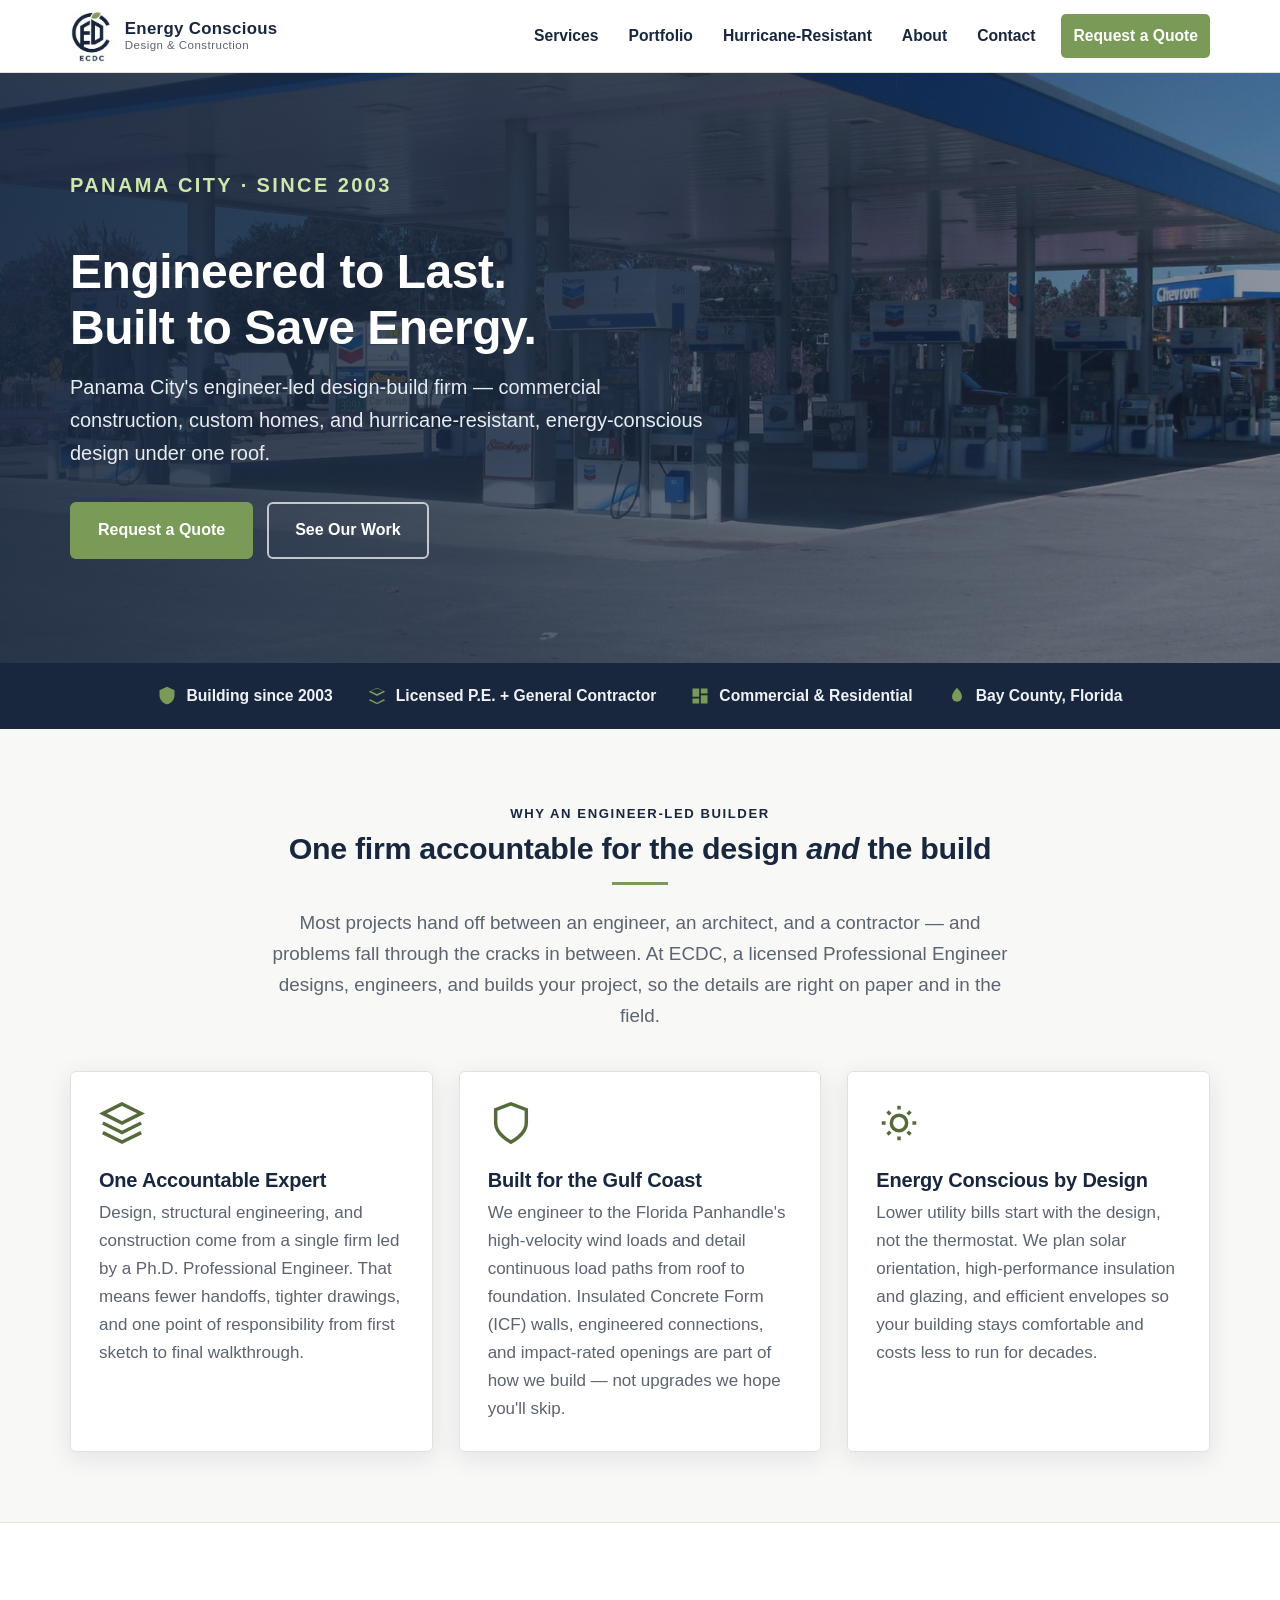
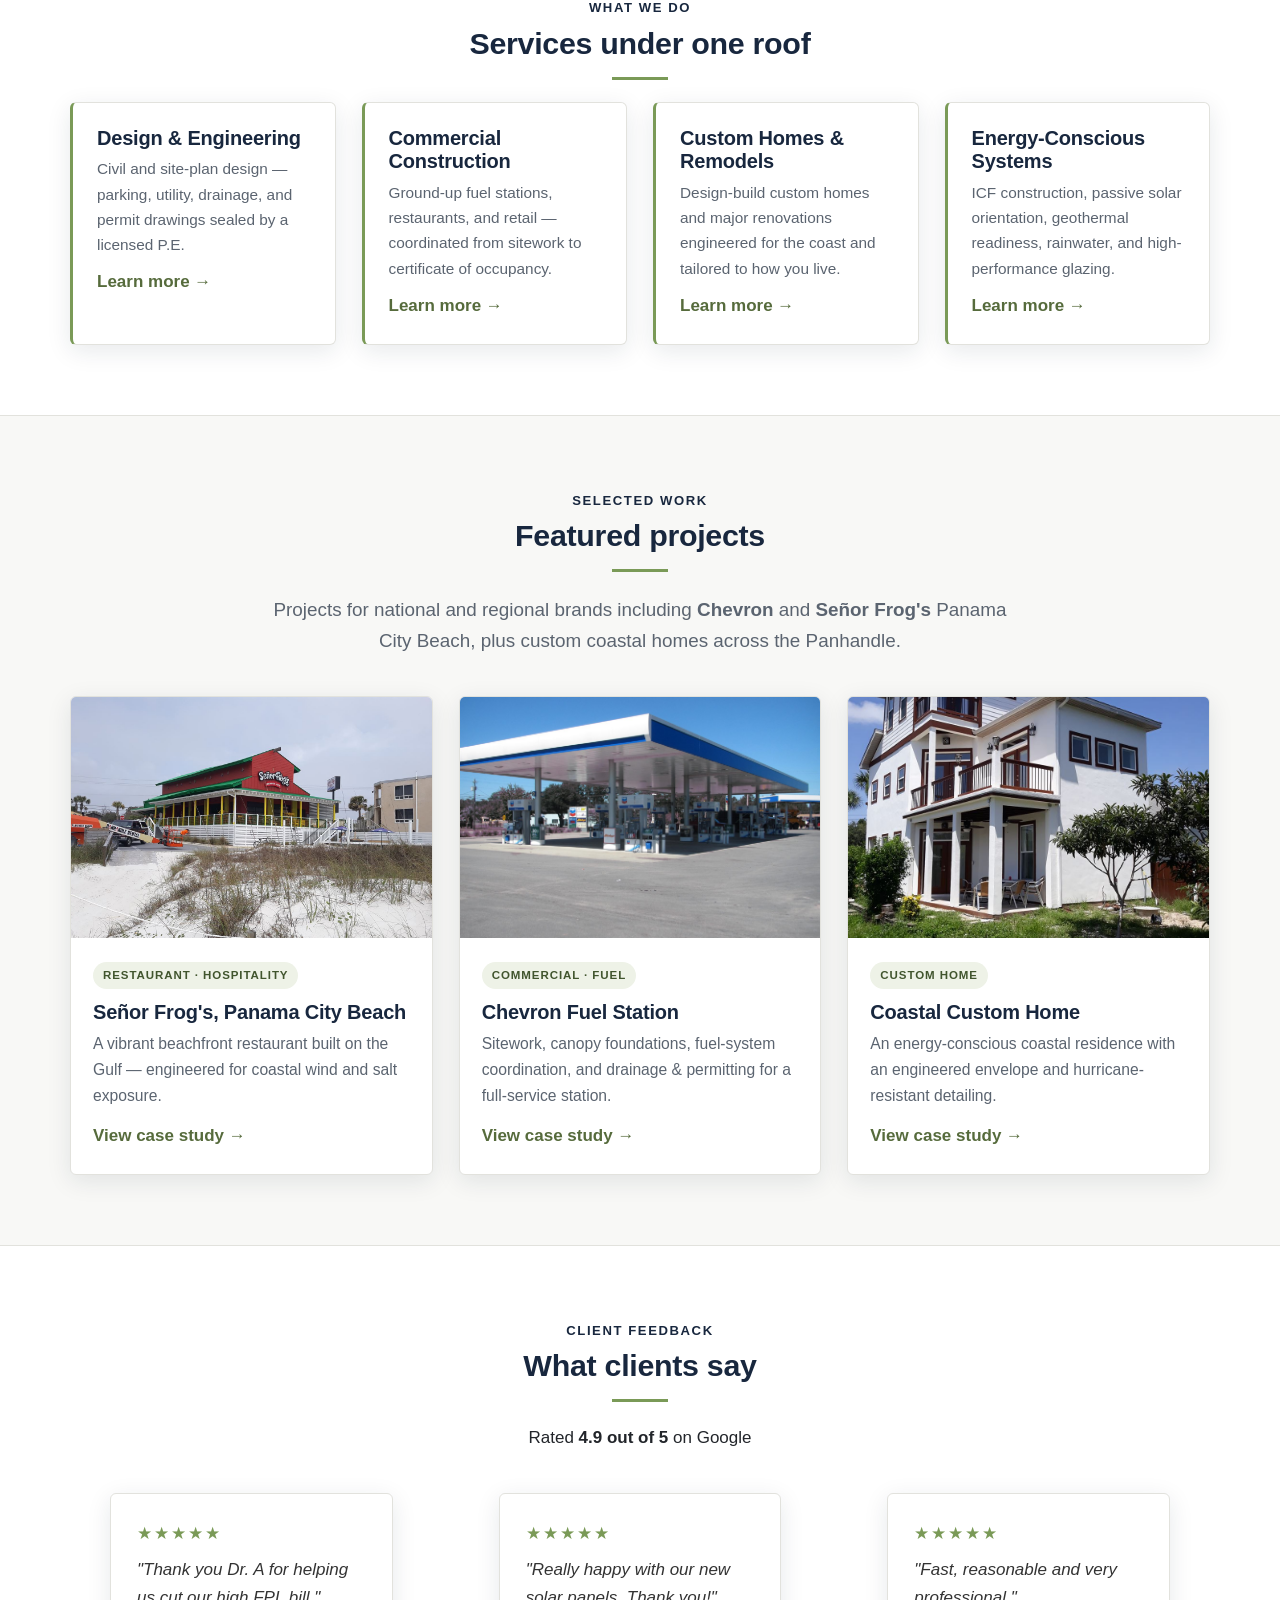
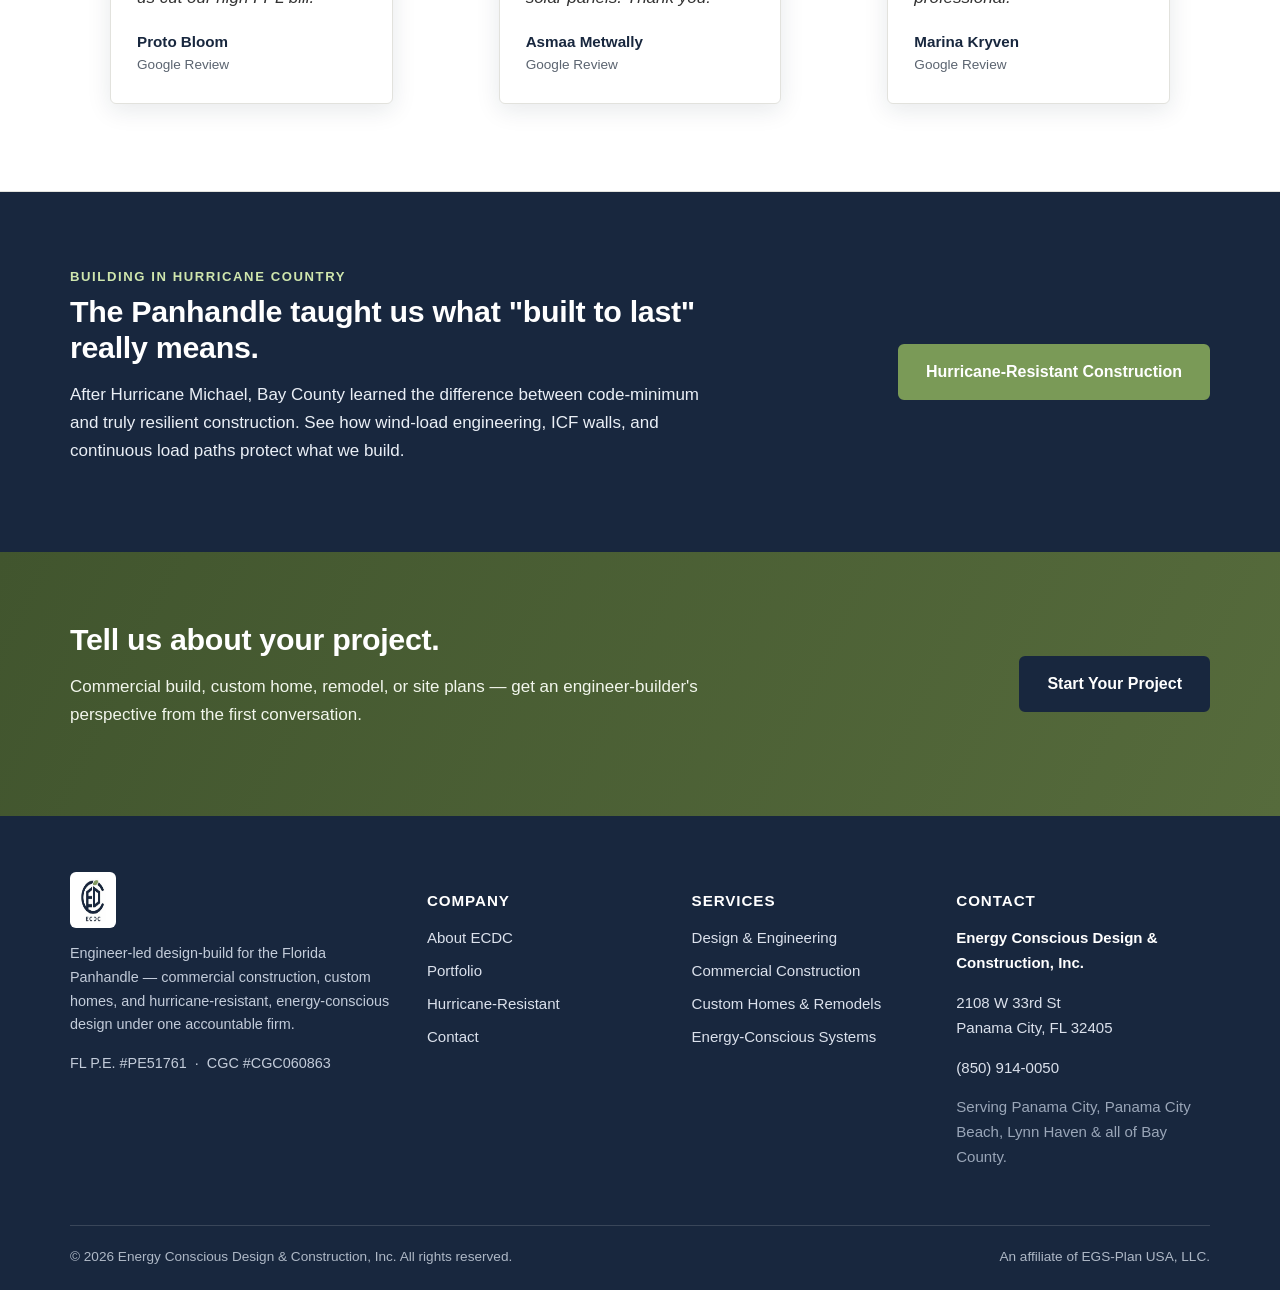
<file: index.html>
<!doctype html>
<html lang="en">
<head>
<meta charset="utf-8">
<meta name="viewport" content="width=device-width, initial-scale=1">
<title>ECDC | Engineer-Led Commercial Contractor & Custom Home Builder — Panama City, FL</title>
<meta name="description" content="ECDC is Panama City's engineer-led design-build firm: commercial construction, custom homes, and hurricane-resistant, energy-conscious design under one accountable, licensed P.E. and General Contractor. Serving Bay County & the Florida Panhandle since 2003.">
<link rel="canonical" href="https://ecdc-us.com/">
<meta property="og:type" content="website">
<meta property="og:title" content="ECDC | Engineered to Last. Built to Save Energy.">
<meta property="og:description" content="Panama City's engineer-led design-build firm — commercial construction, custom homes, and hurricane-resistant, energy-conscious design under one roof.">
<meta property="og:image" content="https://ecdc-us.com/assets/img/og-image.jpg">
<meta property="og:image:secure_url" content="https://ecdc-us.com/assets/img/og-image.jpg">
<meta property="og:image:width" content="1200">
<meta property="og:image:height" content="630">
<meta property="og:image:type" content="image/jpeg">
<meta property="og:image:alt" content="ECDC — Energy Conscious Design &amp; Construction, Panama City FL">
<meta property="og:site_name" content="ECDC — Energy Conscious Design &amp; Construction">
<meta name="twitter:card" content="summary_large_image">
<meta name="twitter:image" content="https://ecdc-us.com/assets/img/og-image.jpg">
<meta property="og:url" content="https://ecdc-us.com/">
<meta name="theme-color" content="#18273e">
<link rel="icon" type="image/png" sizes="32x32" href="assets/img/favicon-32.png">
<link rel="apple-touch-icon" href="assets/img/favicon-180.png">
<link rel="stylesheet" href="assets/css/style.css">
<script type="application/ld+json">
{"@context":"https://schema.org","@type":"GeneralContractor","name":"Energy Conscious Design & Construction, Inc.","alternateName":"ECDC","image":"https://ecdc-us.com/assets/img/home-custom-hero.jpg","url":"https://ecdc-us.com/","telephone":"+1-850-914-0050","priceRange":"$$","foundingDate":"2003","founder":{"@type":"Person","name":"Dr. AbdelRaouf Arafa","jobTitle":"Professional Engineer & General Contractor"},"address":{"@type":"PostalAddress","streetAddress":"2108 W 33rd St","addressLocality":"Panama City","addressRegion":"FL","postalCode":"32405","addressCountry":"US"},"geo":{"@type":"GeoCoordinates","latitude":30.1935,"longitude":-85.6762},"areaServed":["Panama City FL","Panama City Beach FL","Lynn Haven FL","Bay County FL","Florida Panhandle"]}
</script>
</head>
<body>
<a class="skip-link" href="#main">Skip to content</a>
<header class="site-header">
  <div class="header-inner">
    <a class="brand" href="index.html" aria-label="ECDC — home">
      <img src="assets/img/logo-header.jpg" alt="ECDC — Energy Conscious Design &amp; Construction logo" width="43" height="52">
      <span class="brand-text"><b>Energy Conscious</b><span>Design &amp; Construction</span></span>
    </a>
    <button class="nav-toggle" aria-label="Open menu" aria-expanded="false" aria-controls="primary-nav">
      <svg class="icon-open" width="28" height="28" viewBox="0 0 24 24" fill="none" stroke="currentColor" stroke-width="2" aria-hidden="true"><line x1="3" y1="6" x2="21" y2="6"/><line x1="3" y1="12" x2="21" y2="12"/><line x1="3" y1="18" x2="21" y2="18"/></svg><svg class="icon-close" width="28" height="28" viewBox="0 0 24 24" fill="none" stroke="currentColor" stroke-width="2" aria-hidden="true"><line x1="6" y1="6" x2="18" y2="18"/><line x1="18" y1="6" x2="6" y2="18"/></svg>
    </button>
    <nav class="main-nav" id="primary-nav" aria-label="Primary">
      <ul>
        <li><a href="services.html">Services</a></li>
        <li><a href="portfolio.html">Portfolio</a></li>
        <li><a href="hurricane-resistant.html">Hurricane-Resistant</a></li>
        <li><a href="about.html">About</a></li>
        <li><a href="contact.html">Contact</a></li>
        <li class="nav-cta"><a href="contact.html">Request a Quote</a></li>
      </ul>
    </nav>
  </div>
</header>
<div class="nav-backdrop"></div>

<main id="main">

  <!-- HERO -->
  <section class="hero">
    <div class="hero-media">
      <img src="assets/img/home-custom-hero.jpg" alt="Chevron fuel station built by ECDC in the Florida Panhandle — fueling canopy, sitework, and fuel systems" width="1920" height="731" fetchpriority="high">
    </div>
    <div class="hero-inner">
      <div class="hero-copy">
        <p class="eyebrow" style="color:#cfe6ad">Panama City · Since 2003</p>
        <h1>Engineered to Last.<br>Built to Save Energy.</h1>
        <p>Panama City's engineer-led design-build firm — commercial construction, custom homes, and hurricane-resistant, energy-conscious design under one roof.</p>
        <div class="btn-row">
          <a class="btn btn-primary" href="contact.html">Request a Quote</a>
          <a class="btn btn-ghost" href="portfolio.html">See Our Work</a>
        </div>
      </div>
    </div>
  </section>

  <!-- TRUST STRIP -->
  <div class="trust-strip">
    <div class="container">
      <span class="ts-item"><svg width="20" height="20" viewBox="0 0 24 24" fill="currentColor" aria-hidden="true"><path d="M12 1 3 5v6c0 5 3.8 9.7 9 11 5.2-1.3 9-6 9-11V5l-9-4z"/></svg>Building since 2003</span>
      <span class="ts-item"><svg width="20" height="20" viewBox="0 0 24 24" fill="currentColor" aria-hidden="true"><path d="M12 2 2 7l10 5 10-5-10-5zm0 7.5L4.5 6 12 3l7.5 3L12 9.5zM2 17l10 5 10-5-2-1-8 4-8-4-2 1z"/></svg>Licensed P.E. + General Contractor</span>
      <span class="ts-item"><svg width="20" height="20" viewBox="0 0 24 24" fill="currentColor" aria-hidden="true"><path d="M3 13h8V3H3v10zm0 8h8v-6H3v6zm10 0h8V11h-8v10zm0-18v6h8V3h-8z"/></svg>Commercial &amp; Residential</span>
      <span class="ts-item"><svg width="20" height="20" viewBox="0 0 24 24" fill="currentColor" aria-hidden="true"><path d="M12 2C8 6 6 9.4 6 13a6 6 0 0 0 12 0c0-3.6-2-7-6-11z"/></svg>Bay County, Florida</span>
    </div>
  </div>

  <!-- WHY -->
  <section class="section">
    <div class="container">
      <div class="center">
        <p class="eyebrow">Why an Engineer-Led Builder</p>
        <h2>One firm accountable for the design <em>and</em> the build</h2>
        <hr class="accent-rule">
        <p class="lead" style="margin:0 auto 40px">Most projects hand off between an engineer, an architect, and a contractor — and problems fall through the cracks in between. At ECDC, a licensed Professional Engineer designs, engineers, and builds your project, so the details are right on paper and in the field.</p>
      </div>
      <div class="grid grid-3">
        <div class="card">
          <svg class="icon" viewBox="0 0 24 24" fill="none" stroke="currentColor" stroke-width="1.8" aria-hidden="true"><path d="M12 2 2 7l10 5 10-5-10-5z"/><path d="M2 17l10 5 10-5"/><path d="M2 12l10 5 10-5"/></svg>
          <h3>One Accountable Expert</h3>
          <p>Design, structural engineering, and construction come from a single firm led by a Ph.D. Professional Engineer. That means fewer handoffs, tighter drawings, and one point of responsibility from first sketch to final walkthrough.</p>
        </div>
        <div class="card">
          <svg class="icon" viewBox="0 0 24 24" fill="none" stroke="currentColor" stroke-width="1.8" aria-hidden="true"><path d="M12 22s8-4 8-10V5l-8-3-8 3v7c0 6 8 10 8 10z"/></svg>
          <h3>Built for the Gulf Coast</h3>
          <p>We engineer to the Florida Panhandle's high-velocity wind loads and detail continuous load paths from roof to foundation. Insulated Concrete Form (ICF) walls, engineered connections, and impact-rated openings are part of how we build — not upgrades we hope you'll skip.</p>
        </div>
        <div class="card">
          <svg class="icon" viewBox="0 0 24 24" fill="none" stroke="currentColor" stroke-width="1.8" aria-hidden="true"><path d="M12 3v2M12 19v2M3 12h2M19 12h2M6 6l1.5 1.5M16.5 16.5 18 18M18 6l-1.5 1.5M7.5 16.5 6 18"/><circle cx="12" cy="12" r="4"/></svg>
          <h3>Energy Conscious by Design</h3>
          <p>Lower utility bills start with the design, not the thermostat. We plan solar orientation, high-performance insulation and glazing, and efficient envelopes so your building stays comfortable and costs less to run for decades.</p>
        </div>
      </div>
    </div>
  </section>

  <!-- SERVICES OVERVIEW -->
  <section class="section section-alt">
    <div class="container">
      <div class="center">
        <p class="eyebrow">What We Do</p>
        <h2>Services under one roof</h2>
        <hr class="accent-rule">
      </div>
      <div class="grid grid-4">
        <a class="tile" href="services.html#design-engineering" style="text-decoration:none;display:block">
          <h3>Design &amp; Engineering</h3>
          <p>Civil and site-plan design — parking, utility, drainage, and permit drawings sealed by a licensed P.E.</p>
          <span class="arrow-link">Learn more</span>
        </a>
        <a class="tile" href="services.html#commercial" style="text-decoration:none;display:block">
          <h3>Commercial Construction</h3>
          <p>Ground-up fuel stations, restaurants, and retail — coordinated from sitework to certificate of occupancy.</p>
          <span class="arrow-link">Learn more</span>
        </a>
        <a class="tile" href="services.html#custom-homes" style="text-decoration:none;display:block">
          <h3>Custom Homes &amp; Remodels</h3>
          <p>Design-build custom homes and major renovations engineered for the coast and tailored to how you live.</p>
          <span class="arrow-link">Learn more</span>
        </a>
        <a class="tile" href="services.html#energy" style="text-decoration:none;display:block">
          <h3>Energy-Conscious Systems</h3>
          <p>ICF construction, passive solar orientation, geothermal readiness, rainwater, and high-performance glazing.</p>
          <span class="arrow-link">Learn more</span>
        </a>
      </div>
    </div>
  </section>

  <!-- FEATURED PROJECTS -->
  <section class="section">
    <div class="container">
      <div class="center">
        <p class="eyebrow">Selected Work</p>
        <h2>Featured projects</h2>
        <hr class="accent-rule">
        <p class="lead" style="margin:0 auto 40px">Projects for national and regional brands including <strong>Chevron</strong> and <strong>Señor Frog's</strong> Panama City Beach, plus custom coastal homes across the Panhandle.</p>
      </div>
      <div class="grid grid-3">
        <article class="mcard">
          <a class="mcard-img" href="projects/senor-frogs.html" aria-label="Señor Frog's case study">
            <img src="assets/img/senor-frogs-1.jpg" alt="Señor Frog's beachfront restaurant in Panama City Beach, built by ECDC" width="600" height="338" loading="lazy">
          </a>
          <div class="mcard-body">
            <span class="tag">Restaurant · Hospitality</span>
            <h3>Señor Frog's, Panama City Beach</h3>
            <p>A vibrant beachfront restaurant built on the Gulf — engineered for coastal wind and salt exposure.</p>
            <a class="arrow-link" href="projects/senor-frogs.html">View case study</a>
          </div>
        </article>
        <article class="mcard">
          <a class="mcard-img" href="projects/chevron-station.html" aria-label="Chevron station case study">
            <img src="assets/img/chevron-station-panama-city.jpg" alt="Chevron fuel station with wide fueling canopy constructed by ECDC" width="600" height="450" loading="lazy">
          </a>
          <div class="mcard-body">
            <span class="tag">Commercial · Fuel</span>
            <h3>Chevron Fuel Station</h3>
            <p>Sitework, canopy foundations, fuel-system coordination, and drainage &amp; permitting for a full-service station.</p>
            <a class="arrow-link" href="projects/chevron-station.html">View case study</a>
          </div>
        </article>
        <article class="mcard">
          <a class="mcard-img" href="projects/custom-home.html" aria-label="Custom home case study">
            <img src="assets/img/custom-home-coastal-white.jpg" alt="Three-story coastal custom home built by ECDC in the Florida Panhandle" width="600" height="400" loading="lazy">
          </a>
          <div class="mcard-body">
            <span class="tag">Custom Home</span>
            <h3>Coastal Custom Home</h3>
            <p>An energy-conscious coastal residence with an engineered envelope and hurricane-resistant detailing.</p>
            <a class="arrow-link" href="projects/custom-home.html">View case study</a>
          </div>
        </article>
      </div>
    </div>
  </section>

  <!-- TESTIMONIALS -->
  <section class="section section-alt">
    <div class="container">
      <div class="center">
        <p class="eyebrow">Client Feedback</p>
        <h2>What clients say</h2>
        <hr class="accent-rule">
      </div>
      <p class="center" style="margin-bottom:1.5rem">Rated <strong>4.9 out of 5</strong> on Google</p>
      <div class="grid grid-3">
        <figure class="quote">
          <div class="stars" aria-label="5 out of 5 stars">★★★★★</div>
          <p>"Thank you Dr. A for helping us cut our high FPL bill."</p>
          <figcaption class="who">Proto Bloom<span>Google Review</span></figcaption>
        </figure>
        <figure class="quote">
          <div class="stars" aria-label="5 out of 5 stars">★★★★★</div>
          <p>"Really happy with our new solar panels. Thank you!"</p>
          <figcaption class="who">Asmaa Metwally<span>Google Review</span></figcaption>
        </figure>
        <figure class="quote">
          <div class="stars" aria-label="5 out of 5 stars">★★★★★</div>
          <p>"Fast, reasonable and very professional."</p>
          <figcaption class="who">Marina Kryven<span>Google Review</span></figcaption>
        </figure>
      </div>
    </div>
  </section>

  <!-- HURRICANE BAND -->
  <section class="section band-navy">
    <div class="container cta-band">
      <div class="cta-text">
        <p class="eyebrow" style="color:#cfe6ad">Building in Hurricane Country</p>
        <h2>The Panhandle taught us what "built to last" really means.</h2>
        <p>After Hurricane Michael, Bay County learned the difference between code-minimum and truly resilient construction. See how wind-load engineering, ICF walls, and continuous load paths protect what we build.</p>
      </div>
      <a class="btn btn-primary" href="hurricane-resistant.html">Hurricane-Resistant Construction</a>
    </div>
  </section>

  <!-- CTA BAND -->
  <section class="section band-green">
    <div class="container cta-band">
      <div class="cta-text">
        <h2>Tell us about your project.</h2>
        <p>Commercial build, custom home, remodel, or site plans — get an engineer-builder's perspective from the first conversation.</p>
      </div>
      <a class="btn btn-navy" href="contact.html">Start Your Project</a>
    </div>
  </section>

</main>

<footer class="site-footer">
  <div class="container">
    <div class="footer-grid">
      <div class="footer-brand">
        <img src="assets/img/logo-header.jpg" alt="ECDC logo" width="46" height="56">
        <p>Engineer-led design-build for the Florida Panhandle — commercial construction, custom homes, and hurricane-resistant, energy-conscious design under one accountable firm.</p>
        <p class="license-line">FL P.E. #PE51761 &nbsp;·&nbsp; CGC #CGC060863</p>
      </div>
      <div>
        <h4>Company</h4>
        <ul>
          <li><a href="about.html">About ECDC</a></li>
          <li><a href="portfolio.html">Portfolio</a></li>
          <li><a href="hurricane-resistant.html">Hurricane-Resistant</a></li>
          <li><a href="contact.html">Contact</a></li>
        </ul>
      </div>
      <div>
        <h4>Services</h4>
        <ul>
          <li><a href="services.html#design-engineering">Design &amp; Engineering</a></li>
          <li><a href="services.html#commercial">Commercial Construction</a></li>
          <li><a href="services.html#custom-homes">Custom Homes &amp; Remodels</a></li>
          <li><a href="services.html#energy">Energy-Conscious Systems</a></li>
        </ul>
      </div>
      <div class="footer-nap">
        <h4>Contact</h4>
        <p><b>Energy Conscious Design &amp; Construction, Inc.</b></p>
        <p>2108 W 33rd St<br>Panama City, FL 32405</p>
        <p><a href="tel:+18509140050">(850) 914-0050</a></p>
        <p style="color:#9aa6b8">Serving Panama City, Panama City Beach, Lynn Haven &amp; all of Bay County.</p>
      </div>
    </div>
    <div class="footer-bottom">
      <span>&copy; <span id="year">2026</span> Energy Conscious Design &amp; Construction, Inc. All rights reserved.</span>
      <span class="affiliate">An affiliate of EGS-Plan USA, LLC.</span>
    </div>
  </div>
</footer>

<div class="call-bar">
  <a href="tel:+18509140050"><svg width="20" height="20" viewBox="0 0 24 24" fill="currentColor" aria-hidden="true"><path d="M6.6 10.8a15.5 15.5 0 0 0 6.6 6.6l2.2-2.2c.3-.3.7-.4 1-.2 1.2.4 2.4.6 3.6.6.6 0 1 .4 1 1V20c0 .6-.4 1-1 1A17 17 0 0 1 3 4c0-.6.4-1 1-1h3.5c.6 0 1 .4 1 1 0 1.3.2 2.5.6 3.6.1.4 0 .8-.2 1l-2.3 2.2z"/></svg>Call (850) 914-0050</a>
</div>

<script src="assets/js/main.js"></script>
</body>
</html>
</file>
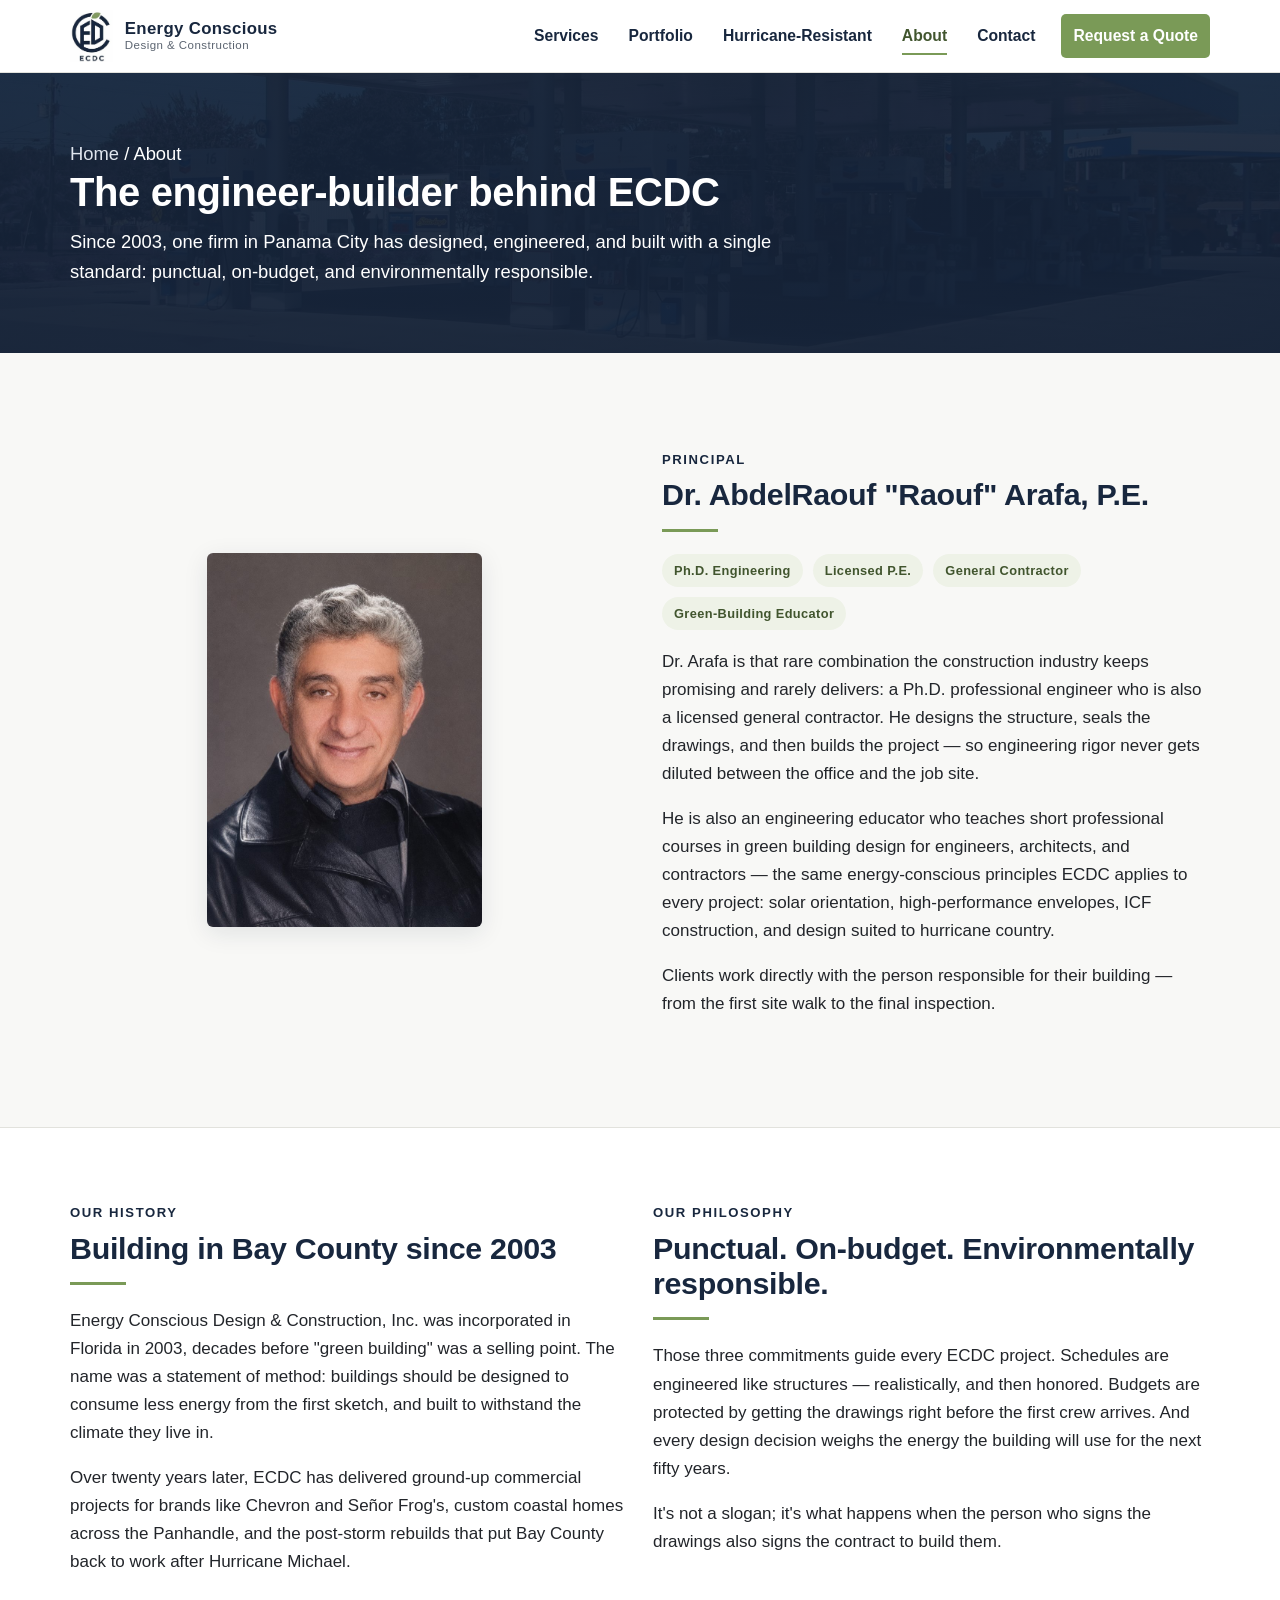
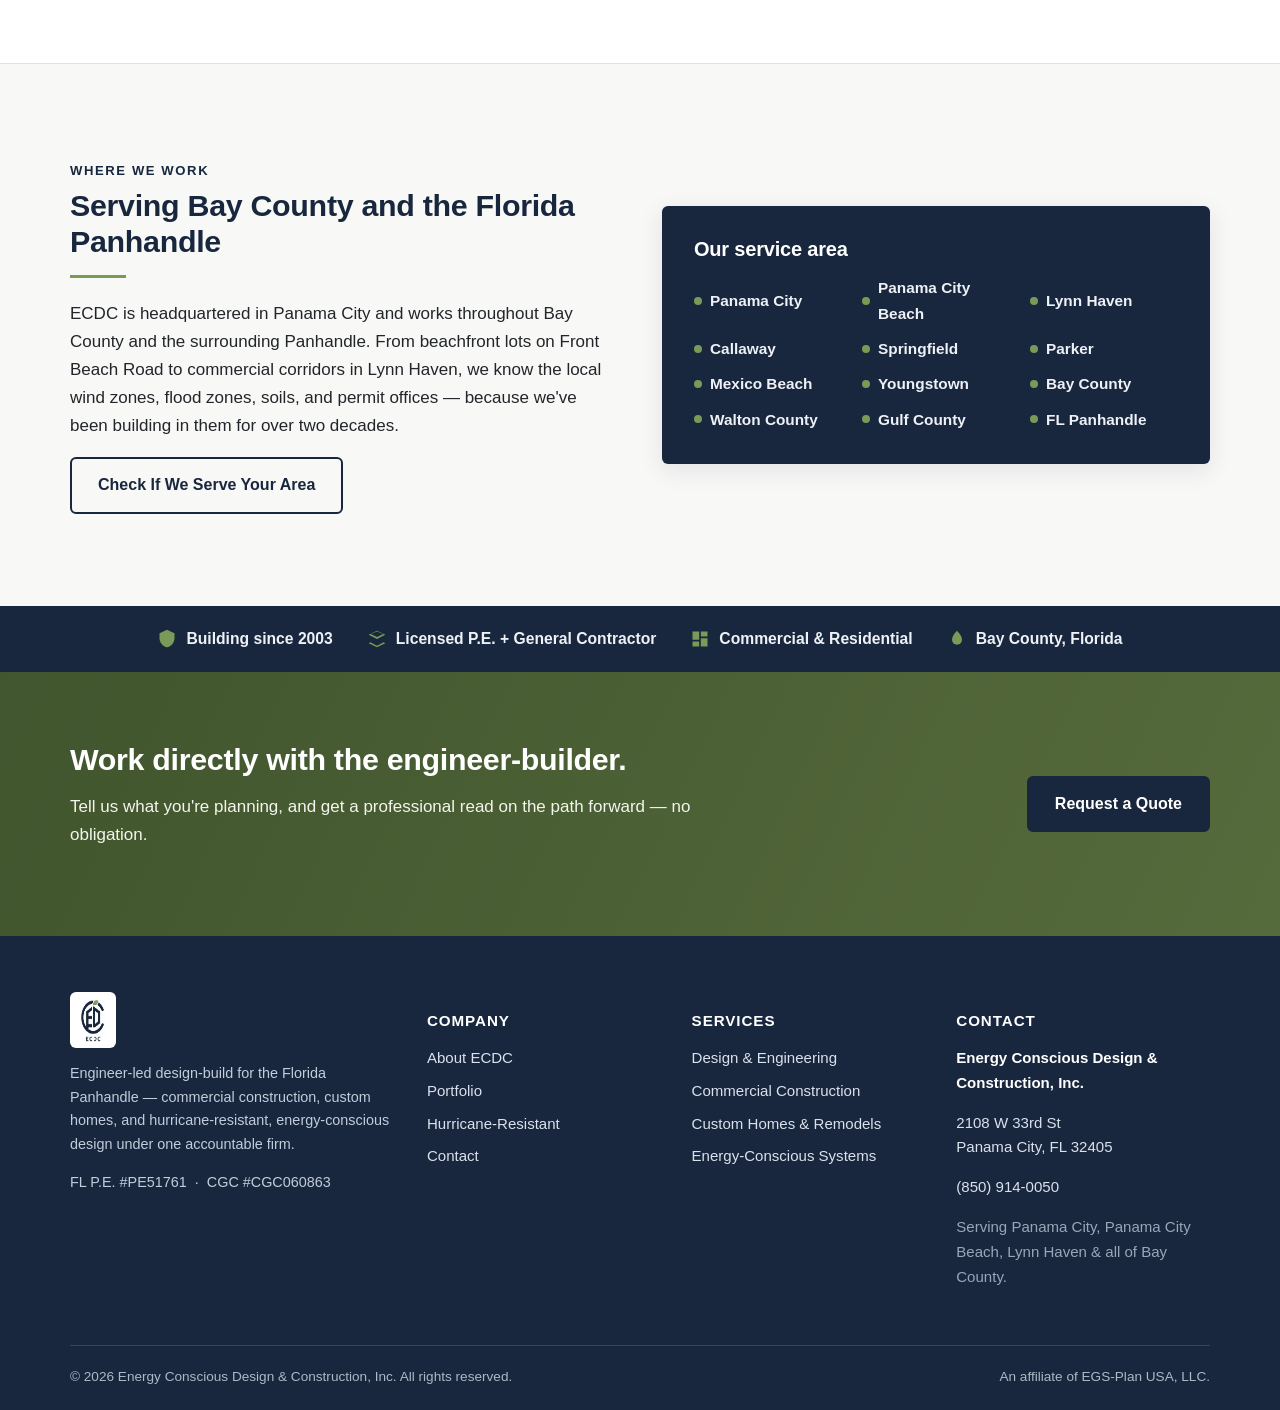
<file: about.html>
<!doctype html>
<html lang="en">
<head>
<meta charset="utf-8">
<meta name="viewport" content="width=device-width, initial-scale=1">
<title>About ECDC | Dr. Raouf Arafa, P.E. — Engineer-Builder in Panama City, FL Since 2003</title>
<meta name="description" content="Meet ECDC: founded in 2003 by Dr. AbdelRaouf Arafa, P.E. — a Ph.D. professional engineer, general contractor, and green-building educator serving Panama City, Bay County, and the Florida Panhandle. Punctual, on-budget, environmentally responsible.">
<link rel="canonical" href="https://ecdc-us.com/about.html">
<meta property="og:type" content="website">
<meta property="og:title" content="About ECDC | Engineer-Led Design-Build Since 2003">
<meta property="og:description" content="A Ph.D. professional engineer who designs AND builds — engineering rigor, energy-conscious design, and hurricane-resistant construction from one accountable firm.">
<meta property="og:image" content="https://ecdc-us.com/assets/img/og-image.jpg">
<meta property="og:image:secure_url" content="https://ecdc-us.com/assets/img/og-image.jpg">
<meta property="og:image:width" content="1200">
<meta property="og:image:height" content="630">
<meta property="og:image:type" content="image/jpeg">
<meta property="og:image:alt" content="ECDC — Energy Conscious Design &amp; Construction, Panama City FL">
<meta property="og:site_name" content="ECDC — Energy Conscious Design &amp; Construction">
<meta name="twitter:card" content="summary_large_image">
<meta name="twitter:image" content="https://ecdc-us.com/assets/img/og-image.jpg">
<meta property="og:url" content="https://ecdc-us.com/about.html">
<meta name="theme-color" content="#18273e">
<link rel="icon" type="image/png" sizes="32x32" href="assets/img/favicon-32.png">
<link rel="apple-touch-icon" href="assets/img/favicon-180.png">
<link rel="stylesheet" href="assets/css/style.css">
<script type="application/ld+json">
{"@context":"https://schema.org","@type":"GeneralContractor","name":"Energy Conscious Design & Construction, Inc.","alternateName":"ECDC","image":"https://ecdc-us.com/assets/img/home-custom-hero.jpg","url":"https://ecdc-us.com/about.html","telephone":"+1-850-914-0050","priceRange":"$$","foundingDate":"2003","founder":{"@type":"Person","name":"Dr. AbdelRaouf Arafa","jobTitle":"Professional Engineer & General Contractor"},"address":{"@type":"PostalAddress","streetAddress":"2108 W 33rd St","addressLocality":"Panama City","addressRegion":"FL","postalCode":"32405","addressCountry":"US"},"geo":{"@type":"GeoCoordinates","latitude":30.1935,"longitude":-85.6762},"areaServed":["Panama City FL","Panama City Beach FL","Lynn Haven FL","Bay County FL","Florida Panhandle"]}
</script>
</head>
<body>
<a class="skip-link" href="#main">Skip to content</a>
<header class="site-header">
  <div class="header-inner">
    <a class="brand" href="index.html" aria-label="ECDC — home">
      <img src="assets/img/logo-header.jpg" alt="ECDC — Energy Conscious Design &amp; Construction logo" width="43" height="52">
      <span class="brand-text"><b>Energy Conscious</b><span>Design &amp; Construction</span></span>
    </a>
    <button class="nav-toggle" aria-label="Open menu" aria-expanded="false" aria-controls="primary-nav">
      <svg class="icon-open" width="28" height="28" viewBox="0 0 24 24" fill="none" stroke="currentColor" stroke-width="2" aria-hidden="true"><line x1="3" y1="6" x2="21" y2="6"/><line x1="3" y1="12" x2="21" y2="12"/><line x1="3" y1="18" x2="21" y2="18"/></svg><svg class="icon-close" width="28" height="28" viewBox="0 0 24 24" fill="none" stroke="currentColor" stroke-width="2" aria-hidden="true"><line x1="6" y1="6" x2="18" y2="18"/><line x1="18" y1="6" x2="6" y2="18"/></svg>
    </button>
    <nav class="main-nav" id="primary-nav" aria-label="Primary">
      <ul>
        <li><a href="services.html">Services</a></li>
        <li><a href="portfolio.html">Portfolio</a></li>
        <li><a href="hurricane-resistant.html">Hurricane-Resistant</a></li>
        <li><a href="about.html" aria-current="page">About</a></li>
        <li><a href="contact.html">Contact</a></li>
        <li class="nav-cta"><a href="contact.html">Request a Quote</a></li>
      </ul>
    </nav>
  </div>
</header>
<div class="nav-backdrop"></div>

<main id="main">
  <section class="page-banner">
    <div class="pb-media"><img src="assets/img/home-custom-hero.jpg" alt="" aria-hidden="true" width="1200" height="457"></div>
    <div class="container">
      <p class="breadcrumb"><a href="index.html">Home</a> / About</p>
      <h1>The engineer-builder behind ECDC</h1>
      <p>Since 2003, one firm in Panama City has designed, engineered, and built with a single standard: punctual, on-budget, and environmentally responsible.</p>
    </div>
  </section>

  <!-- PROFILE -->
  <section class="section">
    <div class="container">
      <div class="split">
        <div class="split-media">
          <img src="assets/img/dr-arafa-headshot.jpg" alt="Dr. AbdelRaouf &quot;Raouf&quot; Arafa, P.E. — principal of ECDC" width="735" height="1000" style="max-width:275px;margin:0 auto">
        </div>
        <div>
          <p class="eyebrow">Principal</p>
          <h2>Dr. AbdelRaouf "Raouf" Arafa, P.E.</h2>
          <hr class="accent-rule">
          <div class="credentials">
            <span class="cred">Ph.D. Engineering</span>
            <span class="cred">Licensed P.E.</span>
            <span class="cred">General Contractor</span>
            <span class="cred">Green-Building Educator</span>
          </div>
          <p>Dr. Arafa is that rare combination the construction industry keeps promising and rarely delivers: a Ph.D. professional engineer who is also a licensed general contractor. He designs the structure, seals the drawings, and then builds the project — so engineering rigor never gets diluted between the office and the job site.</p>
          <p>He is also an engineering educator who teaches short professional courses in green building design for engineers, architects, and contractors — the same energy-conscious principles ECDC applies to every project: solar orientation, high-performance envelopes, ICF construction, and design suited to hurricane country.</p>
          <p>Clients work directly with the person responsible for their building — from the first site walk to the final inspection.</p>
        </div>
      </div>
    </div>
  </section>

  <!-- HISTORY & PHILOSOPHY -->
  <section class="section section-alt">
    <div class="container">
      <div class="grid grid-2">
        <div>
          <p class="eyebrow">Our History</p>
          <h2>Building in Bay County since 2003</h2>
          <hr class="accent-rule">
          <p>Energy Conscious Design &amp; Construction, Inc. was incorporated in Florida in 2003, decades before "green building" was a selling point. The name was a statement of method: buildings should be designed to consume less energy from the first sketch, and built to withstand the climate they live in.</p>
          <p>Over twenty years later, ECDC has delivered ground-up commercial projects for brands like Chevron and Señor Frog's, custom coastal homes across the Panhandle, and the post-storm rebuilds that put Bay County back to work after Hurricane Michael.</p>
        </div>
        <div>
          <p class="eyebrow">Our Philosophy</p>
          <h2>Punctual. On-budget. Environmentally responsible.</h2>
          <hr class="accent-rule">
          <p>Those three commitments guide every ECDC project. Schedules are engineered like structures — realistically, and then honored. Budgets are protected by getting the drawings right before the first crew arrives. And every design decision weighs the energy the building will use for the next fifty years.</p>
          <p>It's not a slogan; it's what happens when the person who signs the drawings also signs the contract to build them.</p>
        </div>
      </div>
    </div>
  </section>

  <!-- SERVICE AREA -->
  <section class="section">
    <div class="container">
      <div class="split">
        <div>
          <p class="eyebrow">Where We Work</p>
          <h2>Serving Bay County and the Florida Panhandle</h2>
          <hr class="accent-rule">
          <p>ECDC is headquartered in Panama City and works throughout Bay County and the surrounding Panhandle. From beachfront lots on Front Beach Road to commercial corridors in Lynn Haven, we know the local wind zones, flood zones, soils, and permit offices — because we've been building in them for over two decades.</p>
          <a class="btn btn-outline" href="contact.html">Check If We Serve Your Area</a>
        </div>
        <div class="area-box">
          <h3>Our service area</h3>
          <div class="area-grid">
            <span>Panama City</span>
            <span>Panama City Beach</span>
            <span>Lynn Haven</span>
            <span>Callaway</span>
            <span>Springfield</span>
            <span>Parker</span>
            <span>Mexico Beach</span>
            <span>Youngstown</span>
            <span>Bay County</span>
            <span>Walton County</span>
            <span>Gulf County</span>
            <span>FL Panhandle</span>
          </div>
        </div>
      </div>
    </div>
  </section>

  <!-- TRUST STRIP -->
  <div class="trust-strip">
    <div class="container">
      <span class="ts-item"><svg width="20" height="20" viewBox="0 0 24 24" fill="currentColor" aria-hidden="true"><path d="M12 1 3 5v6c0 5 3.8 9.7 9 11 5.2-1.3 9-6 9-11V5l-9-4z"/></svg>Building since 2003</span>
      <span class="ts-item"><svg width="20" height="20" viewBox="0 0 24 24" fill="currentColor" aria-hidden="true"><path d="M12 2 2 7l10 5 10-5-10-5zm0 7.5L4.5 6 12 3l7.5 3L12 9.5zM2 17l10 5 10-5-2-1-8 4-8-4-2 1z"/></svg>Licensed P.E. + General Contractor</span>
      <span class="ts-item"><svg width="20" height="20" viewBox="0 0 24 24" fill="currentColor" aria-hidden="true"><path d="M3 13h8V3H3v10zm0 8h8v-6H3v6zm10 0h8V11h-8v10zm0-18v6h8V3h-8z"/></svg>Commercial &amp; Residential</span>
      <span class="ts-item"><svg width="20" height="20" viewBox="0 0 24 24" fill="currentColor" aria-hidden="true"><path d="M12 2C8 6 6 9.4 6 13a6 6 0 0 0 12 0c0-3.6-2-7-6-11z"/></svg>Bay County, Florida</span>
    </div>
  </div>

  <section class="section band-green">
    <div class="container cta-band">
      <div class="cta-text">
        <h2>Work directly with the engineer-builder.</h2>
        <p>Tell us what you're planning, and get a professional read on the path forward — no obligation.</p>
      </div>
      <a class="btn btn-navy" href="contact.html">Request a Quote</a>
    </div>
  </section>
</main>

<footer class="site-footer">
  <div class="container">
    <div class="footer-grid">
      <div class="footer-brand">
        <img src="assets/img/logo-header.jpg" alt="ECDC logo" width="46" height="56">
        <p>Engineer-led design-build for the Florida Panhandle — commercial construction, custom homes, and hurricane-resistant, energy-conscious design under one accountable firm.</p>
        <p class="license-line">FL P.E. #PE51761 &nbsp;·&nbsp; CGC #CGC060863</p>
      </div>
      <div>
        <h4>Company</h4>
        <ul>
          <li><a href="about.html">About ECDC</a></li>
          <li><a href="portfolio.html">Portfolio</a></li>
          <li><a href="hurricane-resistant.html">Hurricane-Resistant</a></li>
          <li><a href="contact.html">Contact</a></li>
        </ul>
      </div>
      <div>
        <h4>Services</h4>
        <ul>
          <li><a href="services.html#design-engineering">Design &amp; Engineering</a></li>
          <li><a href="services.html#commercial">Commercial Construction</a></li>
          <li><a href="services.html#custom-homes">Custom Homes &amp; Remodels</a></li>
          <li><a href="services.html#energy">Energy-Conscious Systems</a></li>
        </ul>
      </div>
      <div class="footer-nap">
        <h4>Contact</h4>
        <p><b>Energy Conscious Design &amp; Construction, Inc.</b></p>
        <p>2108 W 33rd St<br>Panama City, FL 32405</p>
        <p><a href="tel:+18509140050">(850) 914-0050</a></p>
        <p style="color:#9aa6b8">Serving Panama City, Panama City Beach, Lynn Haven &amp; all of Bay County.</p>
      </div>
    </div>
    <div class="footer-bottom">
      <span>&copy; <span id="year">2026</span> Energy Conscious Design &amp; Construction, Inc. All rights reserved.</span>
      <span class="affiliate">An affiliate of EGS-Plan USA, LLC.</span>
    </div>
  </div>
</footer>

<div class="call-bar">
  <a href="tel:+18509140050"><svg width="20" height="20" viewBox="0 0 24 24" fill="currentColor" aria-hidden="true"><path d="M6.6 10.8a15.5 15.5 0 0 0 6.6 6.6l2.2-2.2c.3-.3.7-.4 1-.2 1.2.4 2.4.6 3.6.6.6 0 1 .4 1 1V20c0 .6-.4 1-1 1A17 17 0 0 1 3 4c0-.6.4-1 1-1h3.5c.6 0 1 .4 1 1 0 1.3.2 2.5.6 3.6.1.4 0 .8-.2 1l-2.3 2.2z"/></svg>Call (850) 914-0050</a>
</div>

<script src="assets/js/main.js"></script>
</body>
</html>
</file>
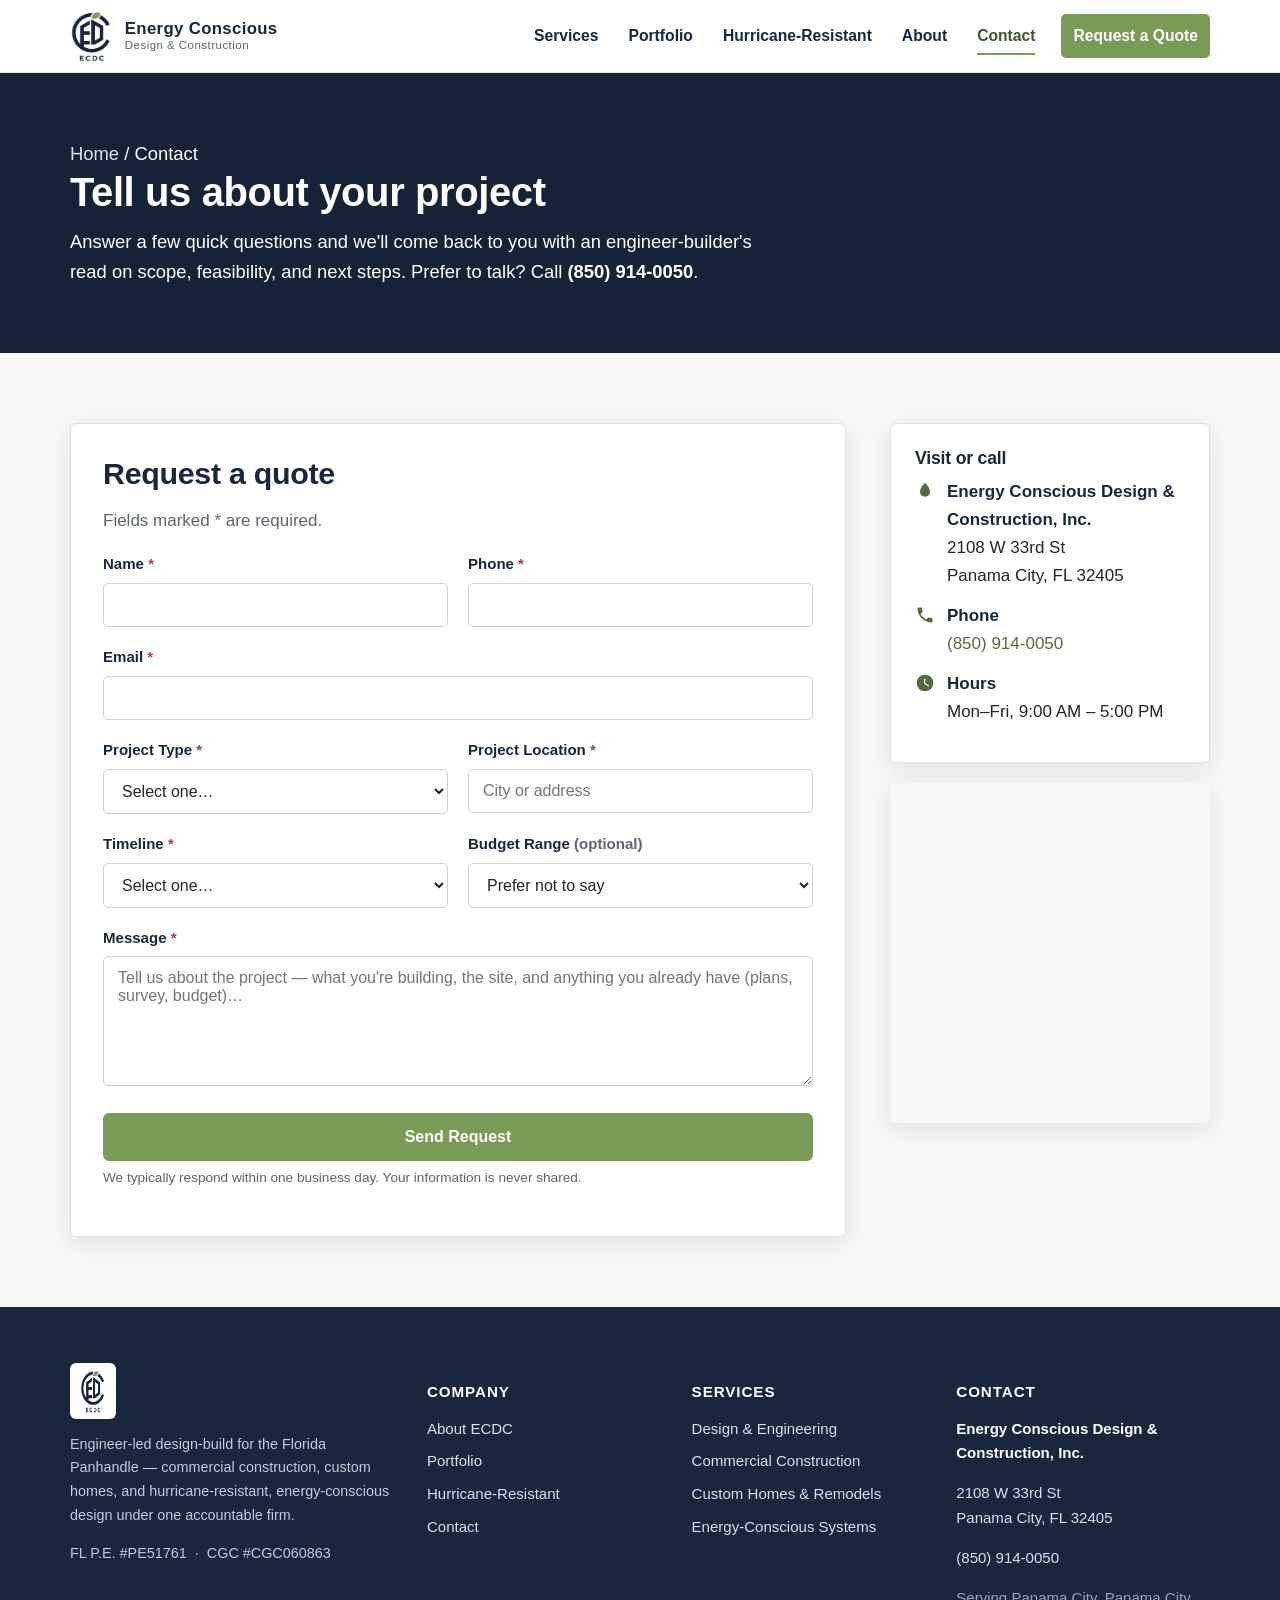
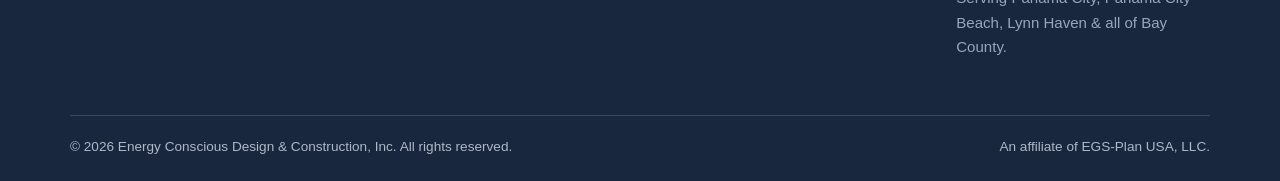
<file: contact.html>
<!doctype html>
<html lang="en">
<head>
<meta charset="utf-8">
<meta name="viewport" content="width=device-width, initial-scale=1">
<title>Contact ECDC | Request a Quote — Commercial Contractor & Custom Home Builder, Panama City FL</title>
<meta name="description" content="Request a quote from ECDC — Panama City's engineer-led design-build contractor. Commercial construction, custom homes, remodels, and site-plan engineering for Bay County. Call (850) 914-0050 or send the form.">
<link rel="canonical" href="https://ecdc-us.com/contact.html">
<meta property="og:type" content="website">
<meta property="og:title" content="Contact ECDC | Request a Quote — Panama City, FL">
<meta property="og:description" content="Tell us about your project — commercial, custom home, remodel, or engineering & site plans.">
<meta property="og:image" content="https://ecdc-us.com/assets/img/og-image.jpg">
<meta property="og:image:secure_url" content="https://ecdc-us.com/assets/img/og-image.jpg">
<meta property="og:image:width" content="1200">
<meta property="og:image:height" content="630">
<meta property="og:image:type" content="image/jpeg">
<meta property="og:image:alt" content="ECDC — Energy Conscious Design &amp; Construction, Panama City FL">
<meta property="og:site_name" content="ECDC — Energy Conscious Design &amp; Construction">
<meta name="twitter:card" content="summary_large_image">
<meta name="twitter:image" content="https://ecdc-us.com/assets/img/og-image.jpg">
<meta property="og:url" content="https://ecdc-us.com/contact.html">
<meta name="theme-color" content="#18273e">
<link rel="icon" type="image/png" sizes="32x32" href="assets/img/favicon-32.png">
<link rel="apple-touch-icon" href="assets/img/favicon-180.png">
<link rel="stylesheet" href="assets/css/style.css">
<script type="application/ld+json">
{"@context":"https://schema.org","@type":"GeneralContractor","name":"Energy Conscious Design & Construction, Inc.","alternateName":"ECDC","image":"https://ecdc-us.com/assets/img/home-custom-hero.jpg","url":"https://ecdc-us.com/contact.html","telephone":"+1-850-914-0050","priceRange":"$$","foundingDate":"2003","founder":{"@type":"Person","name":"Dr. AbdelRaouf Arafa","jobTitle":"Professional Engineer & General Contractor"},"address":{"@type":"PostalAddress","streetAddress":"2108 W 33rd St","addressLocality":"Panama City","addressRegion":"FL","postalCode":"32405","addressCountry":"US"},"geo":{"@type":"GeoCoordinates","latitude":30.1935,"longitude":-85.6762},"areaServed":["Panama City FL","Panama City Beach FL","Lynn Haven FL","Bay County FL","Florida Panhandle"],"openingHoursSpecification":{"@type":"OpeningHoursSpecification","dayOfWeek":["Monday","Tuesday","Wednesday","Thursday","Friday"],"opens":"09:00","closes":"17:00"}}
</script>
</head>
<body>
<a class="skip-link" href="#main">Skip to content</a>
<header class="site-header">
  <div class="header-inner">
    <a class="brand" href="index.html" aria-label="ECDC — home">
      <img src="assets/img/logo-header.jpg" alt="ECDC — Energy Conscious Design &amp; Construction logo" width="43" height="52">
      <span class="brand-text"><b>Energy Conscious</b><span>Design &amp; Construction</span></span>
    </a>
    <button class="nav-toggle" aria-label="Open menu" aria-expanded="false" aria-controls="primary-nav">
      <svg class="icon-open" width="28" height="28" viewBox="0 0 24 24" fill="none" stroke="currentColor" stroke-width="2" aria-hidden="true"><line x1="3" y1="6" x2="21" y2="6"/><line x1="3" y1="12" x2="21" y2="12"/><line x1="3" y1="18" x2="21" y2="18"/></svg><svg class="icon-close" width="28" height="28" viewBox="0 0 24 24" fill="none" stroke="currentColor" stroke-width="2" aria-hidden="true"><line x1="6" y1="6" x2="18" y2="18"/><line x1="18" y1="6" x2="6" y2="18"/></svg>
    </button>
    <nav class="main-nav" id="primary-nav" aria-label="Primary">
      <ul>
        <li><a href="services.html">Services</a></li>
        <li><a href="portfolio.html">Portfolio</a></li>
        <li><a href="hurricane-resistant.html">Hurricane-Resistant</a></li>
        <li><a href="about.html">About</a></li>
        <li><a href="contact.html" aria-current="page">Contact</a></li>
        <li class="nav-cta"><a href="contact.html">Request a Quote</a></li>
      </ul>
    </nav>
  </div>
</header>
<div class="nav-backdrop"></div>

<main id="main">
  <section class="page-banner">
    <div class="container">
      <p class="breadcrumb"><a href="index.html">Home</a> / Contact</p>
      <h1>Tell us about your project</h1>
      <p>Answer a few quick questions and we'll come back to you with an engineer-builder's read on scope, feasibility, and next steps. Prefer to talk? Call <a href="tel:+18509140050" style="color:#fff;font-weight:700">(850) 914-0050</a>.</p>
    </div>
  </section>

  <section class="section">
    <div class="container">
      <div class="case-layout">
        <!-- FORM -->
        <div class="form-wrap">
          <h2>Request a quote</h2>
          <p class="muted">Fields marked <span class="req">*</span> are required.</p>
          <div id="form-status" class="form-status" role="status" aria-live="polite"></div>
          <form id="quote-form" action="https://formspree.io/f/maqrwdoq" method="POST" novalidate>
            <input type="hidden" name="_subject" value="New quote request — ecdc-us.com">
            <div class="form-grid">
              <div class="field">
                <label for="f-name">Name <span class="req" aria-hidden="true">*</span></label>
                <input id="f-name" name="name" type="text" autocomplete="name" data-required required>
                <p class="err">Please enter your name.</p>
              </div>
              <div class="field">
                <label for="f-phone">Phone <span class="req" aria-hidden="true">*</span></label>
                <input id="f-phone" name="phone" type="tel" autocomplete="tel" inputmode="tel" data-required required>
                <p class="err">Please enter a valid phone number (10 digits).</p>
              </div>
            </div>
            <div class="field">
              <label for="f-email">Email <span class="req" aria-hidden="true">*</span></label>
              <input id="f-email" name="email" type="email" autocomplete="email" data-required required>
              <p class="err">Please enter a valid email address.</p>
            </div>
            <div class="form-grid">
              <div class="field">
                <label for="f-type">Project Type <span class="req" aria-hidden="true">*</span></label>
                <select id="f-type" name="project_type" data-required required>
                  <option value="">Select one…</option>
                  <option>Commercial Construction</option>
                  <option>Custom Home</option>
                  <option>Remodel</option>
                  <option>Engineering &amp; Site Plans</option>
                  <option>Other</option>
                </select>
                <p class="err">Please choose a project type.</p>
              </div>
              <div class="field">
                <label for="f-location">Project Location <span class="req" aria-hidden="true">*</span></label>
                <input id="f-location" name="project_location" type="text" placeholder="City or address" data-required required>
                <p class="err">Please tell us where the project is.</p>
              </div>
            </div>
            <div class="form-grid">
              <div class="field">
                <label for="f-timeline">Timeline <span class="req" aria-hidden="true">*</span></label>
                <select id="f-timeline" name="timeline" data-required required>
                  <option value="">Select one…</option>
                  <option>Ready to start now</option>
                  <option>Within 3 months</option>
                  <option>3–6 months</option>
                  <option>6–12 months</option>
                  <option>Just planning / exploring</option>
                </select>
                <p class="err">Please choose a timeline.</p>
              </div>
              <div class="field">
                <label for="f-budget">Budget Range <span class="muted">(optional)</span></label>
                <select id="f-budget" name="budget">
                  <option value="">Prefer not to say</option>
                  <option>Under $100k</option>
                  <option>$100k – $250k</option>
                  <option>$250k – $500k</option>
                  <option>$500k – $1M</option>
                  <option>Over $1M</option>
                </select>
              </div>
            </div>
            <div class="field">
              <label for="f-message">Message <span class="req" aria-hidden="true">*</span></label>
              <textarea id="f-message" name="message" placeholder="Tell us about the project — what you're building, the site, and anything you already have (plans, survey, budget)…" data-required required></textarea>
              <p class="err">Please tell us a little about the project.</p>
            </div>
            <button type="submit" class="btn btn-primary" style="width:100%">Send Request</button>
            <p class="form-note">We typically respond within one business day. Your information is never shared.</p>
          </form>
        </div>

        <!-- SIDEBAR -->
        <aside>
          <div class="info-card">
            <h3>Visit or call</h3>
            <div class="info-row">
              <svg width="20" height="20" viewBox="0 0 24 24" fill="currentColor" aria-hidden="true"><path d="M12 2C8 6 6 9.4 6 13a6 6 0 0 0 12 0c0-3.6-2-7-6-11z"/></svg>
              <div><b>Energy Conscious Design &amp; Construction, Inc.</b>2108 W 33rd St<br>Panama City, FL 32405</div>
            </div>
            <div class="info-row">
              <svg width="20" height="20" viewBox="0 0 24 24" fill="currentColor" aria-hidden="true"><path d="M6.6 10.8a15.5 15.5 0 0 0 6.6 6.6l2.2-2.2c.3-.3.7-.4 1-.2 1.2.4 2.4.6 3.6.6.6 0 1 .4 1 1V20c0 .6-.4 1-1 1A17 17 0 0 1 3 4c0-.6.4-1 1-1h3.5c.6 0 1 .4 1 1 0 1.3.2 2.5.6 3.6.1.4 0 .8-.2 1l-2.3 2.2z"/></svg>
              <div><b>Phone</b><a href="tel:+18509140050">(850) 914-0050</a></div>
            </div>
            <div class="info-row">
              <svg width="20" height="20" viewBox="0 0 24 24" fill="currentColor" aria-hidden="true"><path d="M12 2a10 10 0 1 0 10 10A10 10 0 0 0 12 2zm4.2 14.2L11 13V7h1.5v5.2l4.5 2.7-.8 1.3z"/></svg>
              <div><b>Hours</b>Mon–Fri, 9:00 AM – 5:00 PM</div>
            </div>
          </div>
          <!-- Google Maps embed — the single permitted external request, this page only -->
          <iframe class="map-embed" loading="lazy" title="Map to ECDC — 2108 W 33rd St, Panama City, FL 32405"
            src="https://www.google.com/maps?q=2108+W+33rd+St,+Panama+City,+FL+32405&output=embed"
            referrerpolicy="no-referrer-when-downgrade" allowfullscreen></iframe>
        </aside>
      </div>
    </div>
  </section>

  <!-- Structured so a booking/scheduling widget can slot in here in a future iteration.
  <section id="booking-placeholder" class="section">
    <div class="container">
      [Booking / scheduling widget goes here]
    </div>
  </section>
  -->
</main>

<footer class="site-footer">
  <div class="container">
    <div class="footer-grid">
      <div class="footer-brand">
        <img src="assets/img/logo-header.jpg" alt="ECDC logo" width="46" height="56">
        <p>Engineer-led design-build for the Florida Panhandle — commercial construction, custom homes, and hurricane-resistant, energy-conscious design under one accountable firm.</p>
        <p class="license-line">FL P.E. #PE51761 &nbsp;·&nbsp; CGC #CGC060863</p>
      </div>
      <div>
        <h4>Company</h4>
        <ul>
          <li><a href="about.html">About ECDC</a></li>
          <li><a href="portfolio.html">Portfolio</a></li>
          <li><a href="hurricane-resistant.html">Hurricane-Resistant</a></li>
          <li><a href="contact.html">Contact</a></li>
        </ul>
      </div>
      <div>
        <h4>Services</h4>
        <ul>
          <li><a href="services.html#design-engineering">Design &amp; Engineering</a></li>
          <li><a href="services.html#commercial">Commercial Construction</a></li>
          <li><a href="services.html#custom-homes">Custom Homes &amp; Remodels</a></li>
          <li><a href="services.html#energy">Energy-Conscious Systems</a></li>
        </ul>
      </div>
      <div class="footer-nap">
        <h4>Contact</h4>
        <p><b>Energy Conscious Design &amp; Construction, Inc.</b></p>
        <p>2108 W 33rd St<br>Panama City, FL 32405</p>
        <p><a href="tel:+18509140050">(850) 914-0050</a></p>
        <p style="color:#9aa6b8">Serving Panama City, Panama City Beach, Lynn Haven &amp; all of Bay County.</p>
      </div>
    </div>
    <div class="footer-bottom">
      <span>&copy; <span id="year">2026</span> Energy Conscious Design &amp; Construction, Inc. All rights reserved.</span>
      <span class="affiliate">An affiliate of EGS-Plan USA, LLC.</span>
    </div>
  </div>
</footer>

<div class="call-bar">
  <a href="tel:+18509140050"><svg width="20" height="20" viewBox="0 0 24 24" fill="currentColor" aria-hidden="true"><path d="M6.6 10.8a15.5 15.5 0 0 0 6.6 6.6l2.2-2.2c.3-.3.7-.4 1-.2 1.2.4 2.4.6 3.6.6.6 0 1 .4 1 1V20c0 .6-.4 1-1 1A17 17 0 0 1 3 4c0-.6.4-1 1-1h3.5c.6 0 1 .4 1 1 0 1.3.2 2.5.6 3.6.1.4 0 .8-.2 1l-2.3 2.2z"/></svg>Call (850) 914-0050</a>
</div>

<script src="assets/js/main.js"></script>
</body>
</html>
</file>
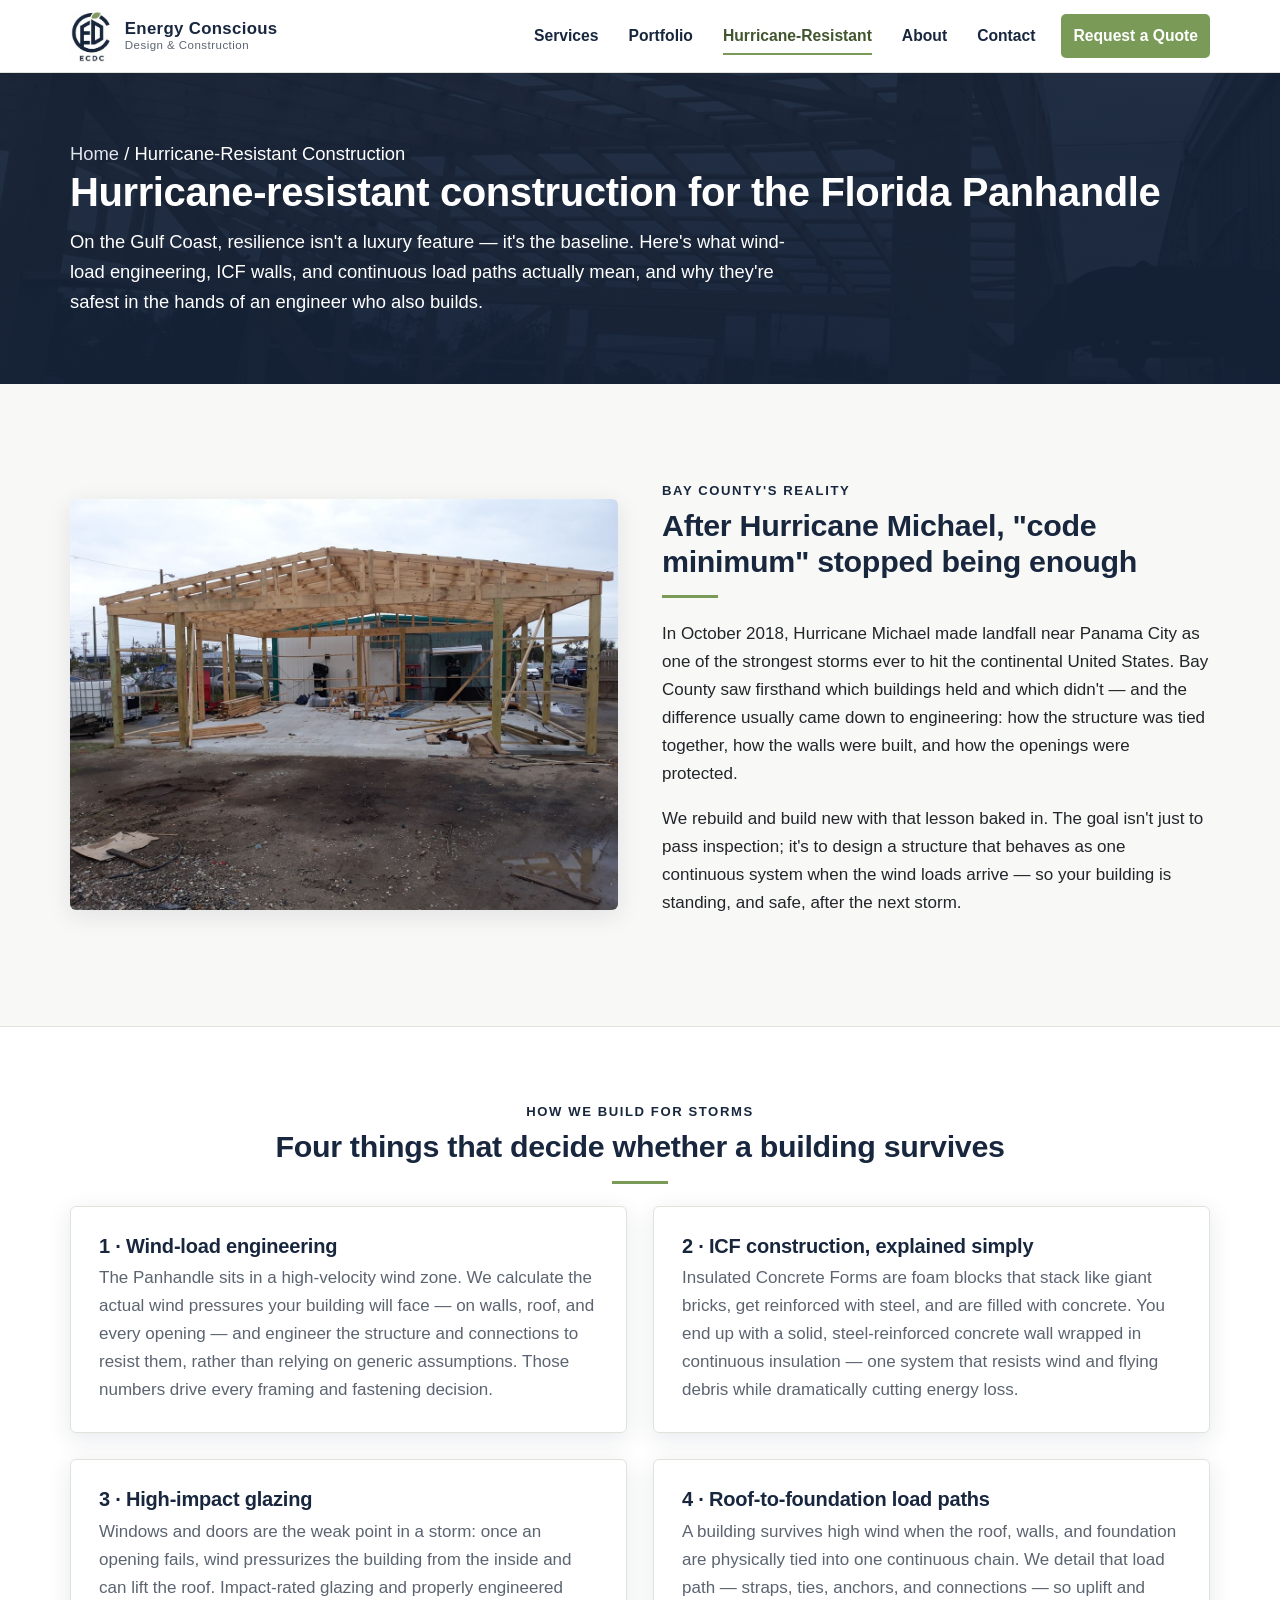
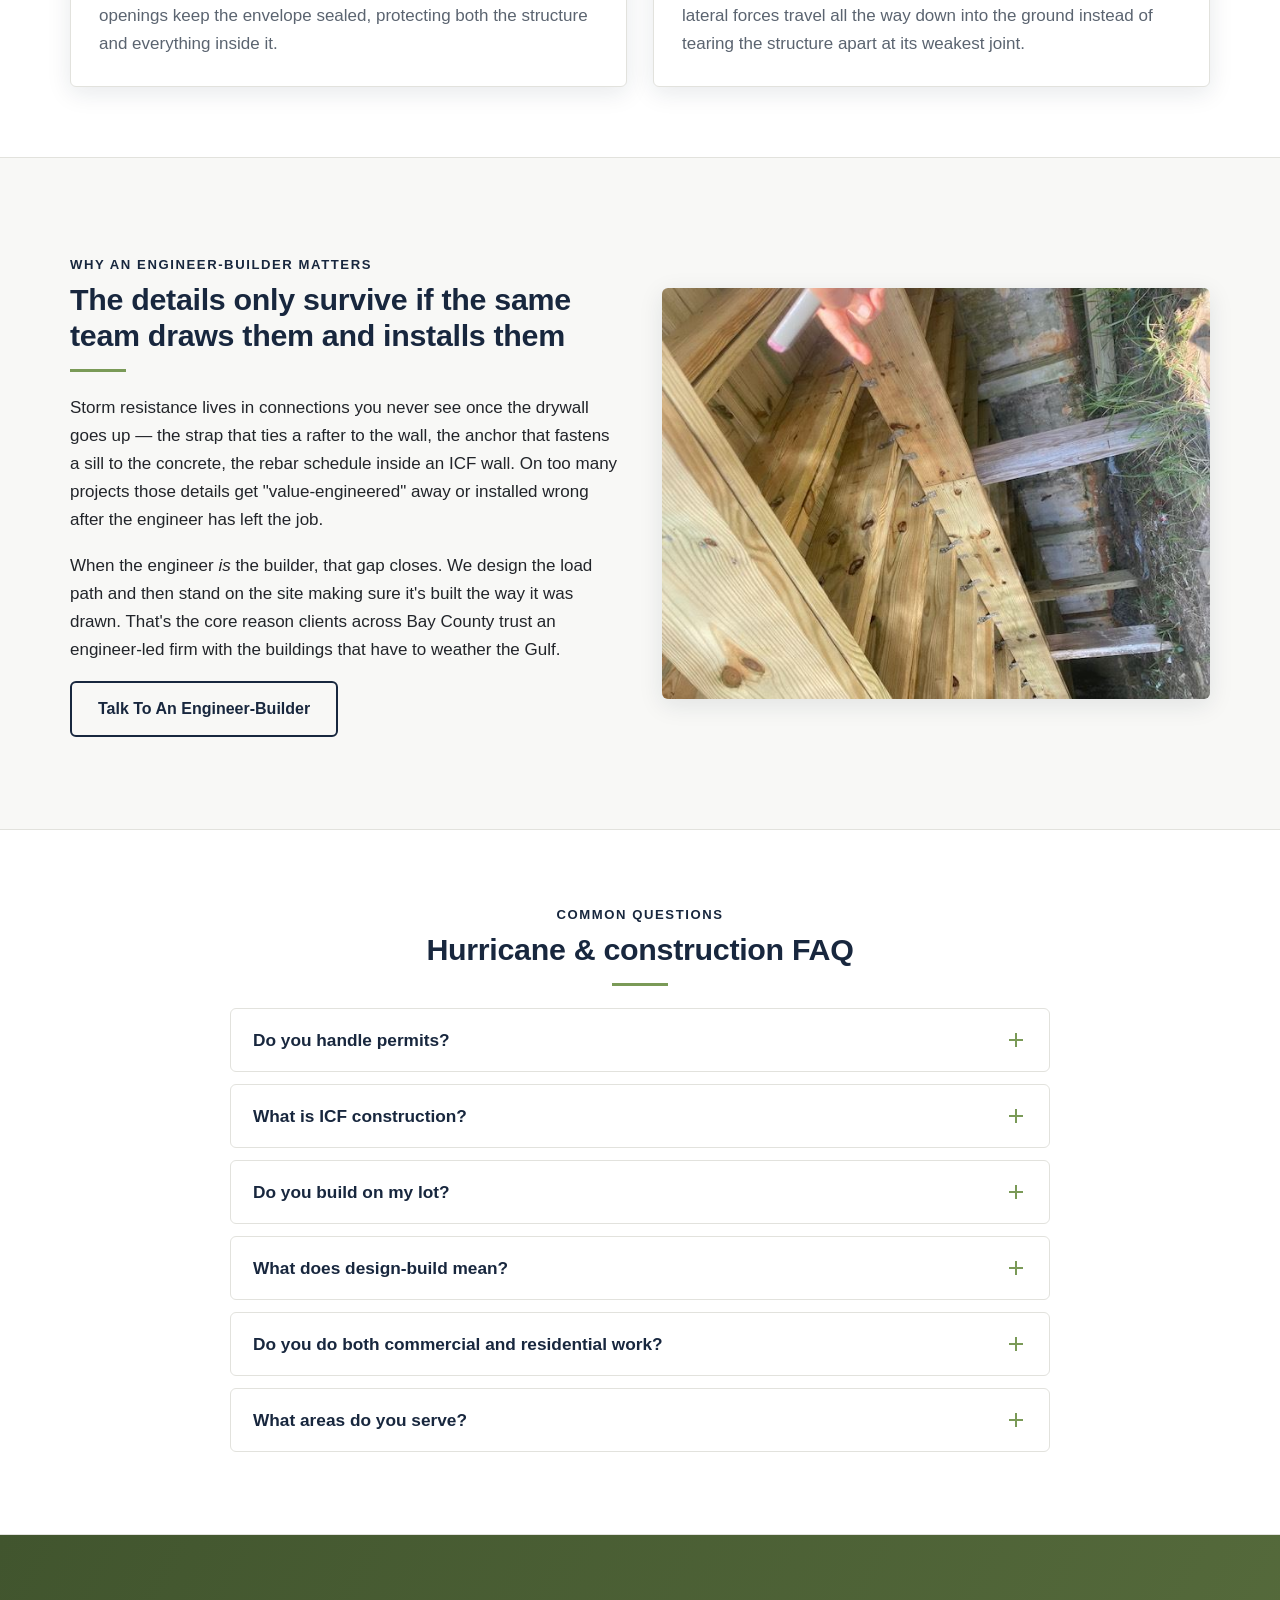
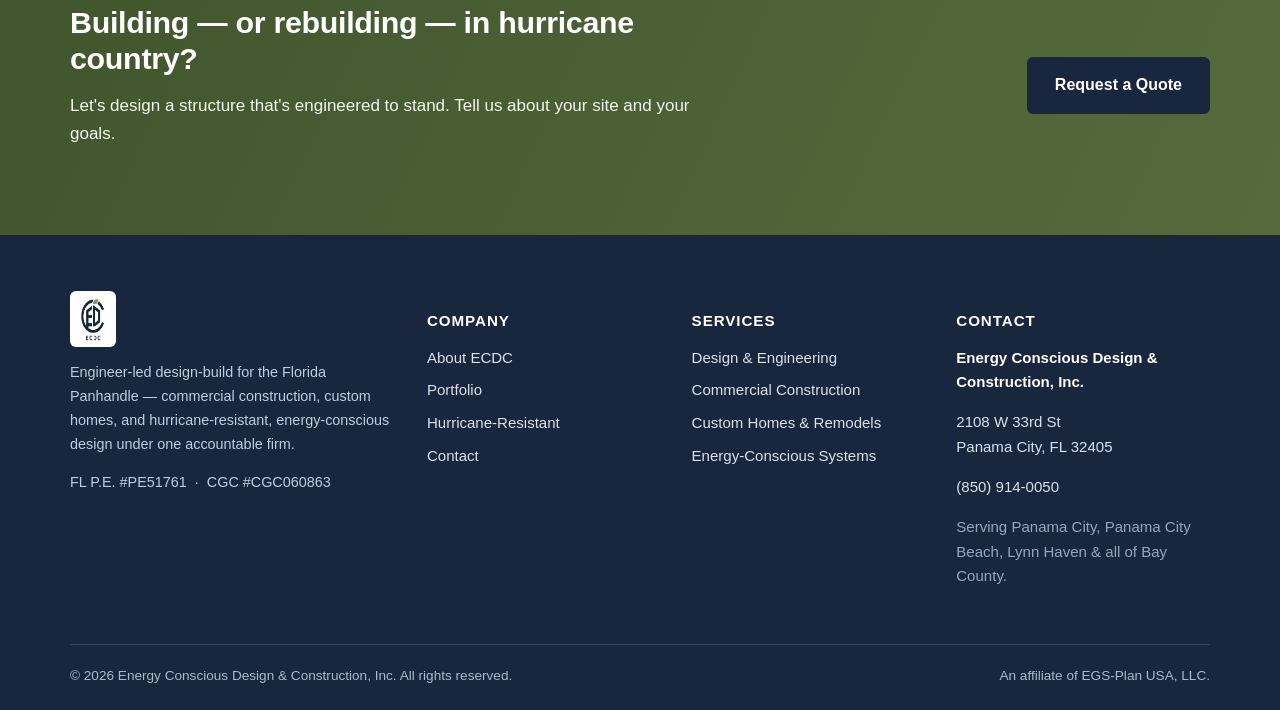
<file: hurricane-resistant.html>
<!doctype html>
<html lang="en">
<head>
<meta charset="utf-8">
<meta name="viewport" content="width=device-width, initial-scale=1">
<title>Hurricane-Resistant Construction in Florida Panhandle | ICF Builder — ECDC Panama City</title>
<meta name="description" content="Hurricane-resistant construction for Bay County & the Florida Panhandle. ECDC engineers wind-load ratings, ICF walls, impact glazing, and continuous roof-to-foundation load paths. An engineer-builder who designs for storms — see how and why.">
<link rel="canonical" href="https://ecdc-us.com/hurricane-resistant.html">
<meta property="og:type" content="website">
<meta property="og:title" content="Hurricane-Resistant Construction — ECDC | Panama City, FL">
<meta property="og:description" content="Wind-load engineering, ICF construction, impact glazing, and continuous load paths — how an engineer-builder builds for hurricane country.">
<meta property="og:image" content="https://ecdc-us.com/assets/img/og-image.jpg">
<meta property="og:image:secure_url" content="https://ecdc-us.com/assets/img/og-image.jpg">
<meta property="og:image:width" content="1200">
<meta property="og:image:height" content="630">
<meta property="og:image:type" content="image/jpeg">
<meta property="og:image:alt" content="ECDC — Energy Conscious Design &amp; Construction, Panama City FL">
<meta property="og:site_name" content="ECDC — Energy Conscious Design &amp; Construction">
<meta name="twitter:card" content="summary_large_image">
<meta name="twitter:image" content="https://ecdc-us.com/assets/img/og-image.jpg">
<meta property="og:url" content="https://ecdc-us.com/hurricane-resistant.html">
<meta name="theme-color" content="#18273e">
<link rel="icon" type="image/png" sizes="32x32" href="assets/img/favicon-32.png">
<link rel="apple-touch-icon" href="assets/img/favicon-180.png">
<link rel="stylesheet" href="assets/css/style.css">
<script type="application/ld+json">
{"@context":"https://schema.org","@type":"GeneralContractor","name":"Energy Conscious Design & Construction, Inc.","alternateName":"ECDC","image":"https://ecdc-us.com/assets/img/home-custom-hero.jpg","url":"https://ecdc-us.com/hurricane-resistant.html","telephone":"+1-850-914-0050","priceRange":"$$","foundingDate":"2003","founder":{"@type":"Person","name":"Dr. AbdelRaouf Arafa","jobTitle":"Professional Engineer & General Contractor"},"address":{"@type":"PostalAddress","streetAddress":"2108 W 33rd St","addressLocality":"Panama City","addressRegion":"FL","postalCode":"32405","addressCountry":"US"},"geo":{"@type":"GeoCoordinates","latitude":30.1935,"longitude":-85.6762},"areaServed":["Panama City FL","Panama City Beach FL","Lynn Haven FL","Bay County FL","Florida Panhandle"]}
</script>
<script type="application/ld+json">
{"@context":"https://schema.org","@type":"FAQPage","mainEntity":[
{"@type":"Question","name":"Do you handle permits?","acceptedAnswer":{"@type":"Answer","text":"Yes. As a licensed Professional Engineer and General Contractor, we prepare sealed drawings, submit for permits, and coordinate with local building departments and reviewing agencies through inspections and certificate of occupancy."}},
{"@type":"Question","name":"What is ICF construction?","acceptedAnswer":{"@type":"Answer","text":"ICF stands for Insulated Concrete Forms — hollow rigid-foam blocks that stack like bricks, are reinforced with steel, and filled with concrete. The result is a solid, steel-reinforced concrete wall sandwiched in continuous insulation: strong against hurricane wind and debris, quiet, and highly energy efficient in a single system."}},
{"@type":"Question","name":"Do you build on my lot?","acceptedAnswer":{"@type":"Answer","text":"Yes. We build custom homes and commercial buildings on your lot, including coastal and elevated sites. We can evaluate the site, engineer an appropriate foundation, and design a building suited to its wind exposure and flood zone."}},
{"@type":"Question","name":"What does design-build mean?","acceptedAnswer":{"@type":"Answer","text":"Design-build means one firm is responsible for both the design and the construction. At ECDC a licensed engineer designs and engineers your project and then builds it, so there are fewer handoffs, tighter coordination, and a single point of accountability from concept to completion."}},
{"@type":"Question","name":"Do you do both commercial and residential work?","acceptedAnswer":{"@type":"Answer","text":"Yes. ECDC delivers ground-up commercial construction such as fuel stations, restaurants, and retail, as well as custom homes and major residential remodels — all with the same engineering rigor."}},
{"@type":"Question","name":"What areas do you serve?","acceptedAnswer":{"@type":"Answer","text":"We serve Panama City, Panama City Beach, Lynn Haven, all of Bay County, and the surrounding Florida Panhandle."}}
]}
</script>
</head>
<body>
<a class="skip-link" href="#main">Skip to content</a>
<header class="site-header">
  <div class="header-inner">
    <a class="brand" href="index.html" aria-label="ECDC — home">
      <img src="assets/img/logo-header.jpg" alt="ECDC — Energy Conscious Design &amp; Construction logo" width="43" height="52">
      <span class="brand-text"><b>Energy Conscious</b><span>Design &amp; Construction</span></span>
    </a>
    <button class="nav-toggle" aria-label="Open menu" aria-expanded="false" aria-controls="primary-nav">
      <svg class="icon-open" width="28" height="28" viewBox="0 0 24 24" fill="none" stroke="currentColor" stroke-width="2" aria-hidden="true"><line x1="3" y1="6" x2="21" y2="6"/><line x1="3" y1="12" x2="21" y2="12"/><line x1="3" y1="18" x2="21" y2="18"/></svg><svg class="icon-close" width="28" height="28" viewBox="0 0 24 24" fill="none" stroke="currentColor" stroke-width="2" aria-hidden="true"><line x1="6" y1="6" x2="18" y2="18"/><line x1="18" y1="6" x2="6" y2="18"/></svg>
    </button>
    <nav class="main-nav" id="primary-nav" aria-label="Primary">
      <ul>
        <li><a href="services.html">Services</a></li>
        <li><a href="portfolio.html">Portfolio</a></li>
        <li><a href="hurricane-resistant.html" aria-current="page">Hurricane-Resistant</a></li>
        <li><a href="about.html">About</a></li>
        <li><a href="contact.html">Contact</a></li>
        <li class="nav-cta"><a href="contact.html">Request a Quote</a></li>
      </ul>
    </nav>
  </div>
</header>
<div class="nav-backdrop"></div>

<main id="main">
  <section class="page-banner">
    <div class="pb-media"><img src="assets/img/timber-roof-framing.jpg" alt="" aria-hidden="true" width="1200" height="900"></div>
    <div class="container">
      <p class="breadcrumb"><a href="index.html">Home</a> / Hurricane-Resistant Construction</p>
      <h1>Hurricane-resistant construction for the Florida Panhandle</h1>
      <p>On the Gulf Coast, resilience isn't a luxury feature — it's the baseline. Here's what wind-load engineering, ICF walls, and continuous load paths actually mean, and why they're safest in the hands of an engineer who also builds.</p>
    </div>
  </section>

  <!-- MICHAEL REALITY -->
  <section class="section">
    <div class="container">
      <div class="split">
        <div class="split-media"><img src="assets/img/commercial-rebuild-framing.jpg" alt="A commercial building being rebuilt with new engineered wood roof framing after storm damage" width="1200" height="900" loading="lazy"></div>
        <div>
          <p class="eyebrow">Bay County's Reality</p>
          <h2>After Hurricane Michael, "code minimum" stopped being enough</h2>
          <hr class="accent-rule">
          <p>In October 2018, Hurricane Michael made landfall near Panama City as one of the strongest storms ever to hit the continental United States. Bay County saw firsthand which buildings held and which didn't — and the difference usually came down to engineering: how the structure was tied together, how the walls were built, and how the openings were protected.</p>
          <p>We rebuild and build new with that lesson baked in. The goal isn't just to pass inspection; it's to design a structure that behaves as one continuous system when the wind loads arrive — so your building is standing, and safe, after the next storm.</p>
        </div>
      </div>
    </div>
  </section>

  <!-- FOUR PILLARS -->
  <section class="section section-alt">
    <div class="container">
      <div class="center">
        <p class="eyebrow">How We Build For Storms</p>
        <h2>Four things that decide whether a building survives</h2>
        <hr class="accent-rule" style="margin-left:auto;margin-right:auto">
      </div>
      <div class="grid grid-2">
        <div class="card">
          <h3>1 · Wind-load engineering</h3>
          <p>The Panhandle sits in a high-velocity wind zone. We calculate the actual wind pressures your building will face — on walls, roof, and every opening — and engineer the structure and connections to resist them, rather than relying on generic assumptions. Those numbers drive every framing and fastening decision.</p>
        </div>
        <div class="card">
          <h3>2 · ICF construction, explained simply</h3>
          <p>Insulated Concrete Forms are foam blocks that stack like giant bricks, get reinforced with steel, and are filled with concrete. You end up with a solid, steel-reinforced concrete wall wrapped in continuous insulation — one system that resists wind and flying debris while dramatically cutting energy loss.</p>
        </div>
        <div class="card">
          <h3>3 · High-impact glazing</h3>
          <p>Windows and doors are the weak point in a storm: once an opening fails, wind pressurizes the building from the inside and can lift the roof. Impact-rated glazing and properly engineered openings keep the envelope sealed, protecting both the structure and everything inside it.</p>
        </div>
        <div class="card">
          <h3>4 · Roof-to-foundation load paths</h3>
          <p>A building survives high wind when the roof, walls, and foundation are physically tied into one continuous chain. We detail that load path — straps, ties, anchors, and connections — so uplift and lateral forces travel all the way down into the ground instead of tearing the structure apart at its weakest joint.</p>
        </div>
      </div>
    </div>
  </section>

  <!-- LOAD PATH VISUAL -->
  <section class="section">
    <div class="container">
      <div class="split reverse">
        <div class="split-media"><img src="assets/img/hurricane-tie-deck-framing.jpg" alt="Metal connectors and hurricane ties fastening engineered wood framing members" width="1100" height="825" loading="lazy"></div>
        <div>
          <p class="eyebrow">Why An Engineer-Builder Matters</p>
          <h2>The details only survive if the same team draws them and installs them</h2>
          <hr class="accent-rule">
          <p>Storm resistance lives in connections you never see once the drywall goes up — the strap that ties a rafter to the wall, the anchor that fastens a sill to the concrete, the rebar schedule inside an ICF wall. On too many projects those details get "value-engineered" away or installed wrong after the engineer has left the job.</p>
          <p>When the engineer <em>is</em> the builder, that gap closes. We design the load path and then stand on the site making sure it's built the way it was drawn. That's the core reason clients across Bay County trust an engineer-led firm with the buildings that have to weather the Gulf.</p>
          <a class="btn btn-outline" href="contact.html">Talk To An Engineer-Builder</a>
        </div>
      </div>
    </div>
  </section>

  <!-- FAQ -->
  <section class="section section-alt">
    <div class="container">
      <div class="center">
        <p class="eyebrow">Common Questions</p>
        <h2>Hurricane &amp; construction FAQ</h2>
        <hr class="accent-rule" style="margin-left:auto;margin-right:auto">
      </div>
      <div class="accordion">
        <div class="acc-item">
          <button class="acc-trigger" aria-expanded="false"><span>Do you handle permits?</span><span class="plus" aria-hidden="true"></span></button>
          <div class="acc-panel"><p>Yes. As a licensed Professional Engineer and General Contractor, we prepare sealed drawings, submit for permits, and coordinate with local building departments and reviewing agencies through inspections and certificate of occupancy. Permitting is part of the service, not an add-on you manage alone.</p></div>
        </div>
        <div class="acc-item">
          <button class="acc-trigger" aria-expanded="false"><span>What is ICF construction?</span><span class="plus" aria-hidden="true"></span></button>
          <div class="acc-panel"><p>ICF stands for Insulated Concrete Forms — hollow rigid-foam blocks that stack like bricks, are reinforced with steel, and filled with concrete. The result is a solid, steel-reinforced concrete wall sandwiched in continuous insulation: strong against hurricane wind and debris, quiet, and highly energy efficient, all in a single system.</p></div>
        </div>
        <div class="acc-item">
          <button class="acc-trigger" aria-expanded="false"><span>Do you build on my lot?</span><span class="plus" aria-hidden="true"></span></button>
          <div class="acc-panel"><p>Yes. We build custom homes and commercial buildings on your lot, including coastal and elevated sites. We can evaluate the site, engineer an appropriate foundation for its soil and flood zone, and design a building suited to its wind exposure.</p></div>
        </div>
        <div class="acc-item">
          <button class="acc-trigger" aria-expanded="false"><span>What does design-build mean?</span><span class="plus" aria-hidden="true"></span></button>
          <div class="acc-panel"><p>Design-build means one firm is responsible for both the design and the construction. At ECDC a licensed engineer designs and engineers your project and then builds it, so there are fewer handoffs, tighter coordination, and a single point of accountability from concept to completion.</p></div>
        </div>
        <div class="acc-item">
          <button class="acc-trigger" aria-expanded="false"><span>Do you do both commercial and residential work?</span><span class="plus" aria-hidden="true"></span></button>
          <div class="acc-panel"><p>Yes. ECDC delivers ground-up commercial construction such as fuel stations, restaurants, and retail, as well as custom homes and major residential remodels — all with the same engineering rigor and the same accountable team.</p></div>
        </div>
        <div class="acc-item">
          <button class="acc-trigger" aria-expanded="false"><span>What areas do you serve?</span><span class="plus" aria-hidden="true"></span></button>
          <div class="acc-panel"><p>We serve Panama City, Panama City Beach, Lynn Haven, all of Bay County, and the surrounding Florida Panhandle. If you're just outside that area, call us — we're happy to talk through your project.</p></div>
        </div>
      </div>
    </div>
  </section>

  <section class="section band-green">
    <div class="container cta-band">
      <div class="cta-text">
        <h2>Building — or rebuilding — in hurricane country?</h2>
        <p>Let's design a structure that's engineered to stand. Tell us about your site and your goals.</p>
      </div>
      <a class="btn btn-navy" href="contact.html">Request a Quote</a>
    </div>
  </section>
</main>

<footer class="site-footer">
  <div class="container">
    <div class="footer-grid">
      <div class="footer-brand">
        <img src="assets/img/logo-header.jpg" alt="ECDC logo" width="46" height="56">
        <p>Engineer-led design-build for the Florida Panhandle — commercial construction, custom homes, and hurricane-resistant, energy-conscious design under one accountable firm.</p>
        <p class="license-line">FL P.E. #PE51761 &nbsp;·&nbsp; CGC #CGC060863</p>
      </div>
      <div>
        <h4>Company</h4>
        <ul>
          <li><a href="about.html">About ECDC</a></li>
          <li><a href="portfolio.html">Portfolio</a></li>
          <li><a href="hurricane-resistant.html">Hurricane-Resistant</a></li>
          <li><a href="contact.html">Contact</a></li>
        </ul>
      </div>
      <div>
        <h4>Services</h4>
        <ul>
          <li><a href="services.html#design-engineering">Design &amp; Engineering</a></li>
          <li><a href="services.html#commercial">Commercial Construction</a></li>
          <li><a href="services.html#custom-homes">Custom Homes &amp; Remodels</a></li>
          <li><a href="services.html#energy">Energy-Conscious Systems</a></li>
        </ul>
      </div>
      <div class="footer-nap">
        <h4>Contact</h4>
        <p><b>Energy Conscious Design &amp; Construction, Inc.</b></p>
        <p>2108 W 33rd St<br>Panama City, FL 32405</p>
        <p><a href="tel:+18509140050">(850) 914-0050</a></p>
        <p style="color:#9aa6b8">Serving Panama City, Panama City Beach, Lynn Haven &amp; all of Bay County.</p>
      </div>
    </div>
    <div class="footer-bottom">
      <span>&copy; <span id="year">2026</span> Energy Conscious Design &amp; Construction, Inc. All rights reserved.</span>
      <span class="affiliate">An affiliate of EGS-Plan USA, LLC.</span>
    </div>
  </div>
</footer>

<div class="call-bar">
  <a href="tel:+18509140050"><svg width="20" height="20" viewBox="0 0 24 24" fill="currentColor" aria-hidden="true"><path d="M6.6 10.8a15.5 15.5 0 0 0 6.6 6.6l2.2-2.2c.3-.3.7-.4 1-.2 1.2.4 2.4.6 3.6.6.6 0 1 .4 1 1V20c0 .6-.4 1-1 1A17 17 0 0 1 3 4c0-.6.4-1 1-1h3.5c.6 0 1 .4 1 1 0 1.3.2 2.5.6 3.6.1.4 0 .8-.2 1l-2.3 2.2z"/></svg>Call (850) 914-0050</a>
</div>

<script src="assets/js/main.js"></script>
</body>
</html>
</file>
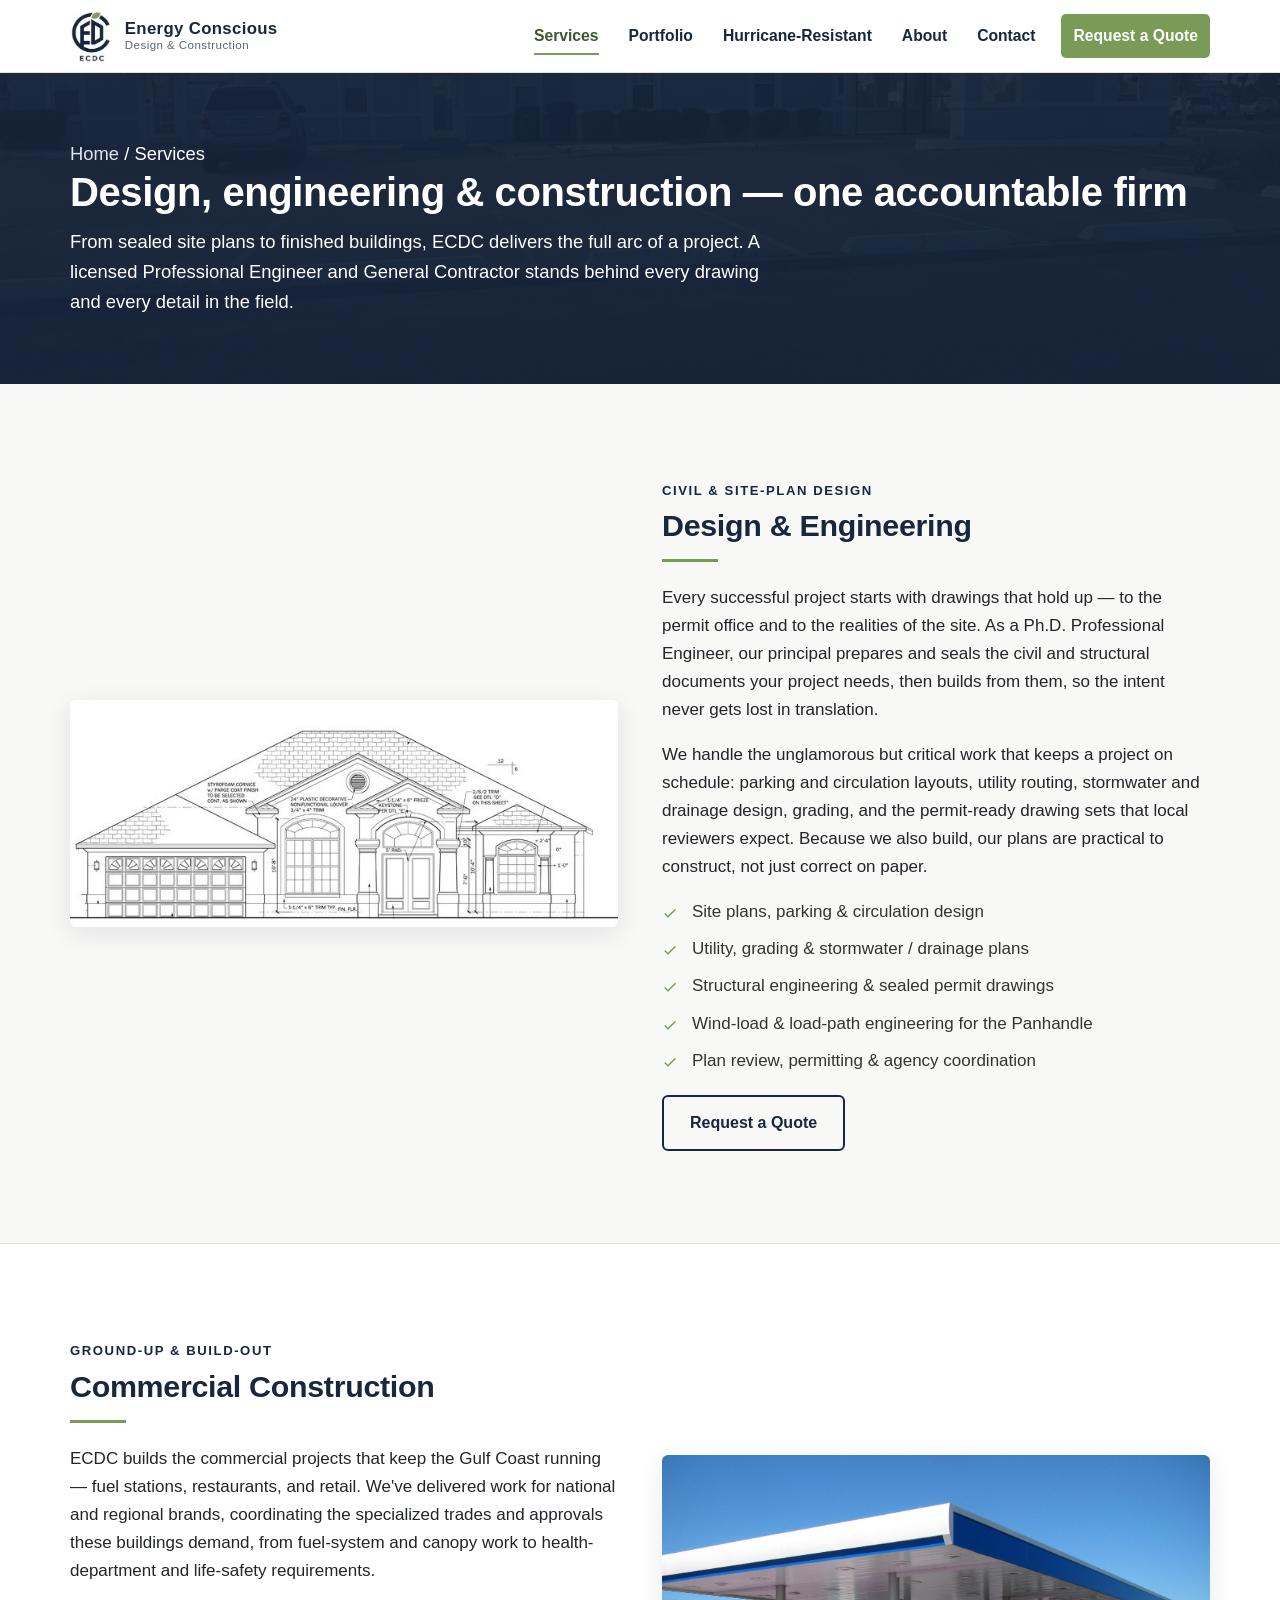
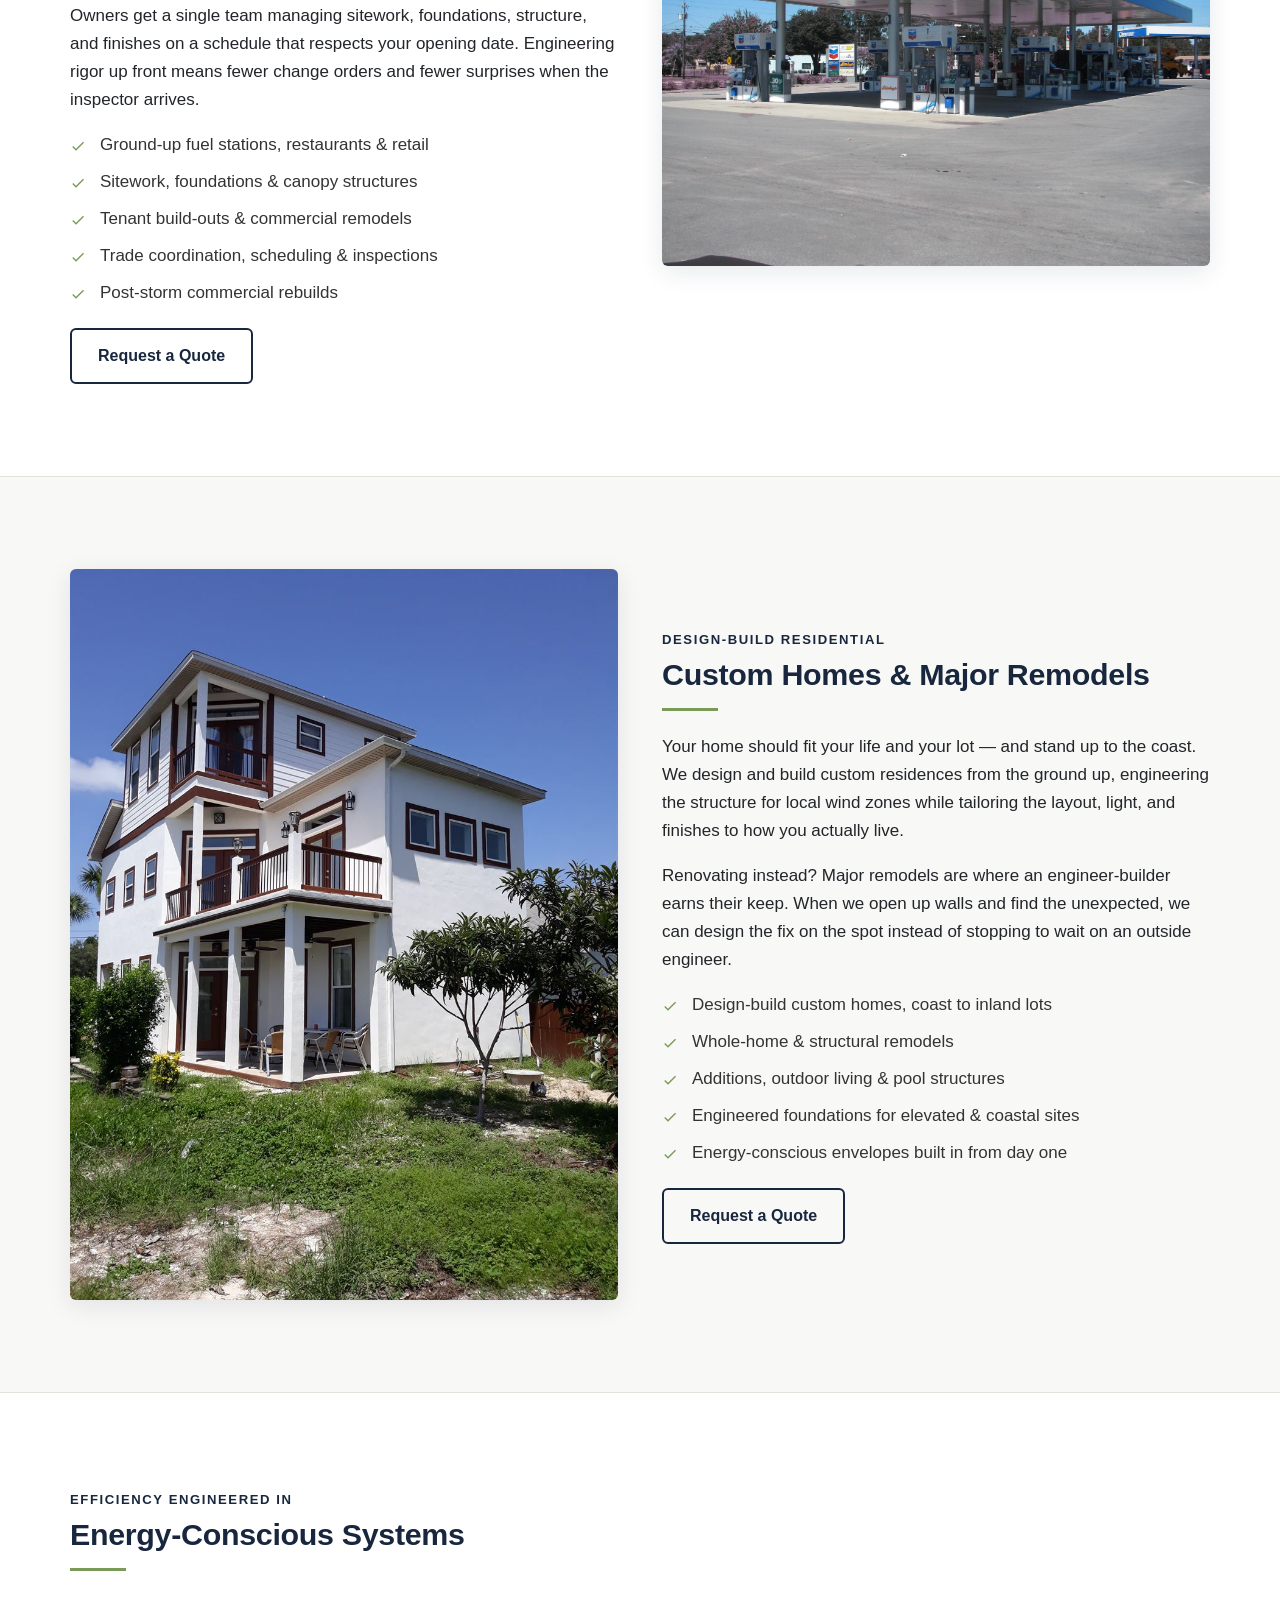
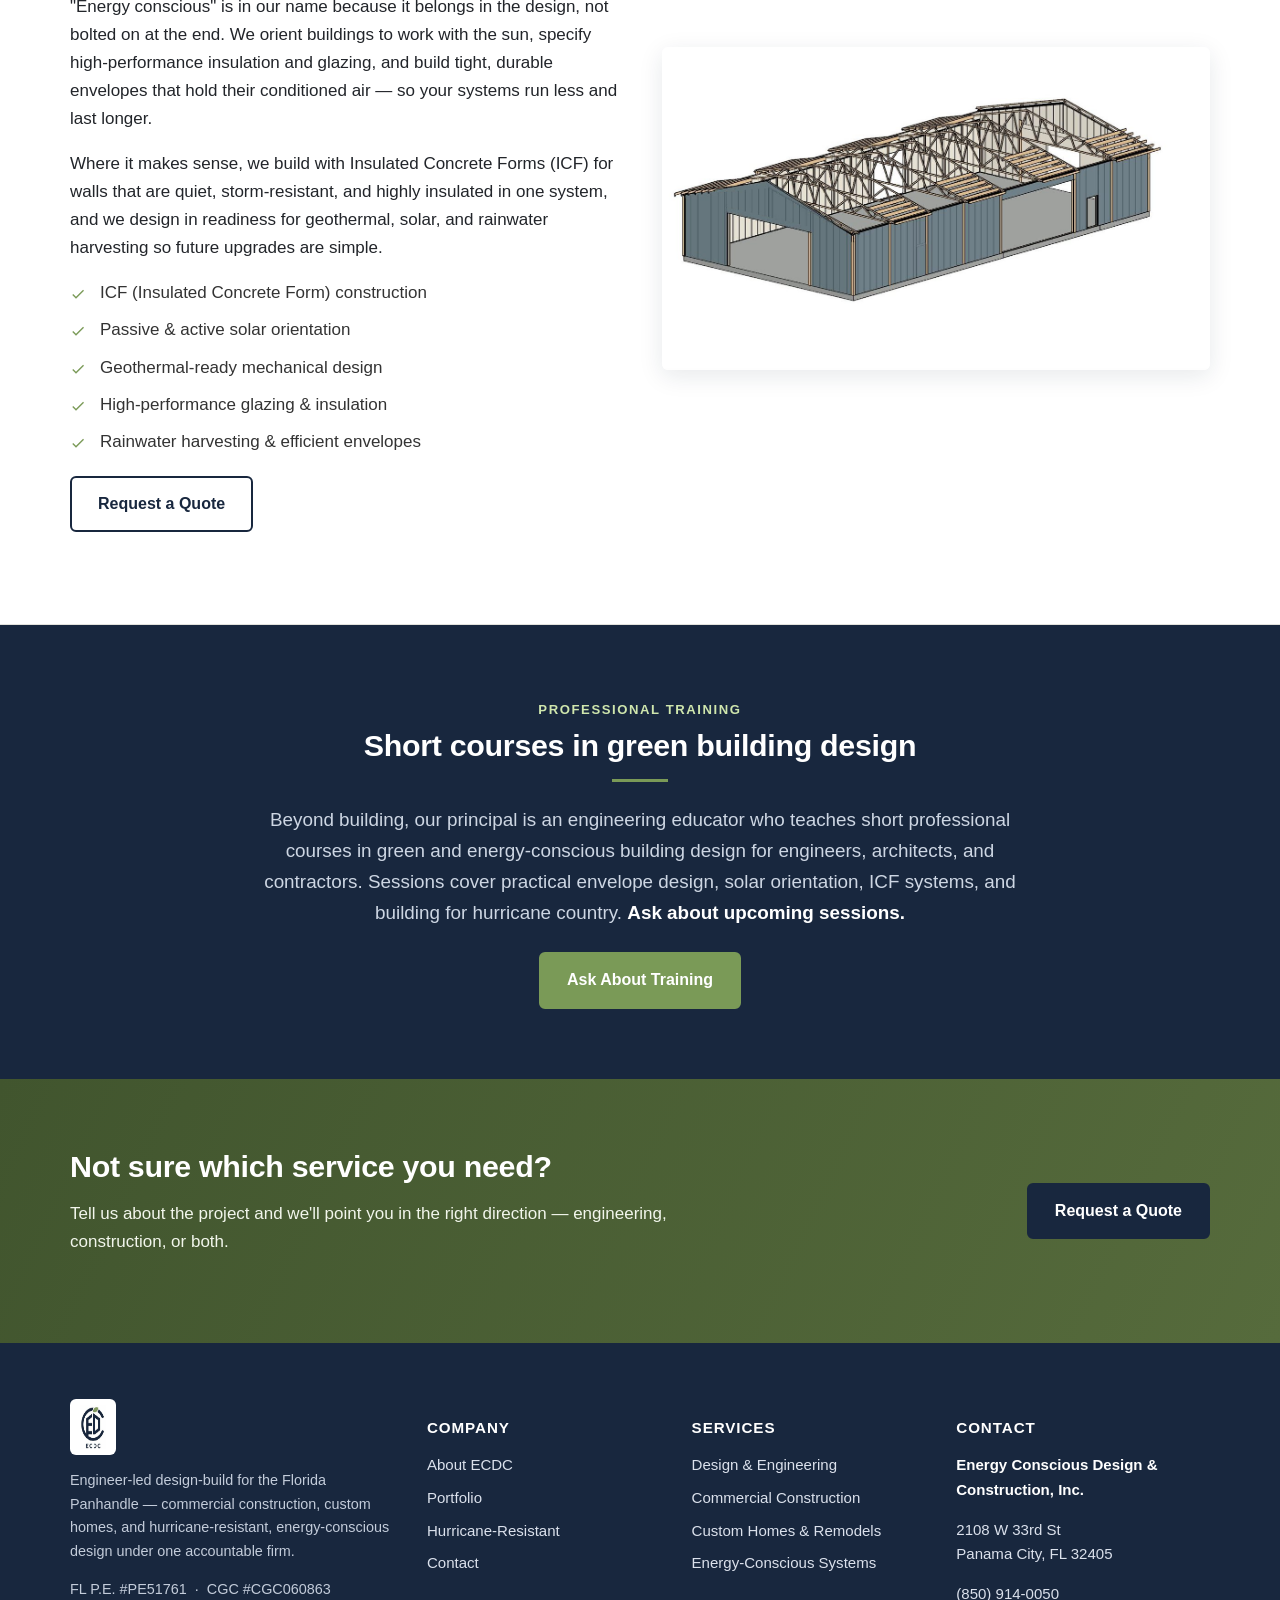
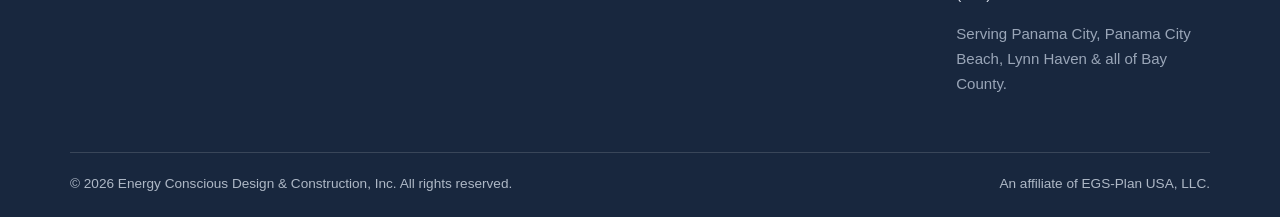
<file: services.html>
<!doctype html>
<html lang="en">
<head>
<meta charset="utf-8">
<meta name="viewport" content="width=device-width, initial-scale=1">
<title>Services | Commercial Construction, Custom Homes & Site-Plan Engineering — ECDC Panama City</title>
<meta name="description" content="ECDC services in Panama City, FL: civil & site-plan engineering, ground-up commercial construction, design-build custom homes & remodels, and energy-conscious systems including ICF and solar orientation. Licensed P.E. and General Contractor.">
<link rel="canonical" href="https://ecdc-us.com/services.html">
<meta property="og:type" content="website">
<meta property="og:title" content="Services — ECDC | Engineer-Led Design-Build, Panama City FL">
<meta property="og:description" content="Site-plan engineering, commercial construction, custom homes & remodels, and energy-conscious systems from one licensed engineer-builder.">
<meta property="og:image" content="https://ecdc-us.com/assets/img/og-image.jpg">
<meta property="og:image:secure_url" content="https://ecdc-us.com/assets/img/og-image.jpg">
<meta property="og:image:width" content="1200">
<meta property="og:image:height" content="630">
<meta property="og:image:type" content="image/jpeg">
<meta property="og:image:alt" content="ECDC — Energy Conscious Design &amp; Construction, Panama City FL">
<meta property="og:site_name" content="ECDC — Energy Conscious Design &amp; Construction">
<meta name="twitter:card" content="summary_large_image">
<meta name="twitter:image" content="https://ecdc-us.com/assets/img/og-image.jpg">
<meta property="og:url" content="https://ecdc-us.com/services.html">
<meta name="theme-color" content="#18273e">
<link rel="icon" type="image/png" sizes="32x32" href="assets/img/favicon-32.png">
<link rel="apple-touch-icon" href="assets/img/favicon-180.png">
<link rel="stylesheet" href="assets/css/style.css">
<script type="application/ld+json">
{"@context":"https://schema.org","@type":"GeneralContractor","name":"Energy Conscious Design & Construction, Inc.","alternateName":"ECDC","image":"https://ecdc-us.com/assets/img/home-custom-hero.jpg","url":"https://ecdc-us.com/services.html","telephone":"+1-850-914-0050","priceRange":"$$","foundingDate":"2003","founder":{"@type":"Person","name":"Dr. AbdelRaouf Arafa","jobTitle":"Professional Engineer & General Contractor"},"address":{"@type":"PostalAddress","streetAddress":"2108 W 33rd St","addressLocality":"Panama City","addressRegion":"FL","postalCode":"32405","addressCountry":"US"},"geo":{"@type":"GeoCoordinates","latitude":30.1935,"longitude":-85.6762},"areaServed":["Panama City FL","Panama City Beach FL","Lynn Haven FL","Bay County FL","Florida Panhandle"]}
</script>
</head>
<body>
<a class="skip-link" href="#main">Skip to content</a>
<header class="site-header">
  <div class="header-inner">
    <a class="brand" href="index.html" aria-label="ECDC — home">
      <img src="assets/img/logo-header.jpg" alt="ECDC — Energy Conscious Design &amp; Construction logo" width="43" height="52">
      <span class="brand-text"><b>Energy Conscious</b><span>Design &amp; Construction</span></span>
    </a>
    <button class="nav-toggle" aria-label="Open menu" aria-expanded="false" aria-controls="primary-nav">
      <svg class="icon-open" width="28" height="28" viewBox="0 0 24 24" fill="none" stroke="currentColor" stroke-width="2" aria-hidden="true"><line x1="3" y1="6" x2="21" y2="6"/><line x1="3" y1="12" x2="21" y2="12"/><line x1="3" y1="18" x2="21" y2="18"/></svg><svg class="icon-close" width="28" height="28" viewBox="0 0 24 24" fill="none" stroke="currentColor" stroke-width="2" aria-hidden="true"><line x1="6" y1="6" x2="18" y2="18"/><line x1="18" y1="6" x2="6" y2="18"/></svg>
    </button>
    <nav class="main-nav" id="primary-nav" aria-label="Primary">
      <ul>
        <li><a href="services.html" aria-current="page">Services</a></li>
        <li><a href="portfolio.html">Portfolio</a></li>
        <li><a href="hurricane-resistant.html">Hurricane-Resistant</a></li>
        <li><a href="about.html">About</a></li>
        <li><a href="contact.html">Contact</a></li>
        <li class="nav-cta"><a href="contact.html">Request a Quote</a></li>
      </ul>
    </nav>
  </div>
</header>
<div class="nav-backdrop"></div>

<main id="main">
  <section class="page-banner">
    <div class="pb-media"><img src="assets/img/commercial-portico-building.jpg" alt="" aria-hidden="true" width="1200" height="900"></div>
    <div class="container">
      <p class="breadcrumb"><a href="index.html">Home</a> / Services</p>
      <h1>Design, engineering &amp; construction — one accountable firm</h1>
      <p>From sealed site plans to finished buildings, ECDC delivers the full arc of a project. A licensed Professional Engineer and General Contractor stands behind every drawing and every detail in the field.</p>
    </div>
  </section>

  <!-- DESIGN & ENGINEERING -->
  <section class="section" id="design-engineering">
    <div class="container">
      <div class="split">
        <div class="split-media"><img src="assets/img/design-elevation-drawing.jpg" alt="Architectural elevation drawing with construction annotations prepared by ECDC" width="1000" height="415" loading="lazy"></div>
        <div>
          <p class="eyebrow">Civil &amp; Site-Plan Design</p>
          <h2>Design &amp; Engineering</h2>
          <hr class="accent-rule">
          <p>Every successful project starts with drawings that hold up — to the permit office and to the realities of the site. As a Ph.D. Professional Engineer, our principal prepares and seals the civil and structural documents your project needs, then builds from them, so the intent never gets lost in translation.</p>
          <p>We handle the unglamorous but critical work that keeps a project on schedule: parking and circulation layouts, utility routing, stormwater and drainage design, grading, and the permit-ready drawing sets that local reviewers expect. Because we also build, our plans are practical to construct, not just correct on paper.</p>
          <ul class="check-list">
            <li>Site plans, parking &amp; circulation design</li>
            <li>Utility, grading &amp; stormwater / drainage plans</li>
            <li>Structural engineering &amp; sealed permit drawings</li>
            <li>Wind-load &amp; load-path engineering for the Panhandle</li>
            <li>Plan review, permitting &amp; agency coordination</li>
          </ul>
          <a class="btn btn-outline" href="contact.html">Request a Quote</a>
        </div>
      </div>
    </div>
  </section>

  <!-- COMMERCIAL -->
  <section class="section section-alt" id="commercial">
    <div class="container">
      <div class="split reverse">
        <div class="split-media"><img src="assets/img/chevron-station-panama-city.jpg" alt="Chevron fuel station canopy constructed by ECDC in the Panama City area" width="1200" height="900" loading="lazy"></div>
        <div>
          <p class="eyebrow">Ground-Up &amp; Build-Out</p>
          <h2>Commercial Construction</h2>
          <hr class="accent-rule">
          <p>ECDC builds the commercial projects that keep the Gulf Coast running — fuel stations, restaurants, and retail. We've delivered work for national and regional brands, coordinating the specialized trades and approvals these buildings demand, from fuel-system and canopy work to health-department and life-safety requirements.</p>
          <p>Owners get a single team managing sitework, foundations, structure, and finishes on a schedule that respects your opening date. Engineering rigor up front means fewer change orders and fewer surprises when the inspector arrives.</p>
          <ul class="check-list">
            <li>Ground-up fuel stations, restaurants &amp; retail</li>
            <li>Sitework, foundations &amp; canopy structures</li>
            <li>Tenant build-outs &amp; commercial remodels</li>
            <li>Trade coordination, scheduling &amp; inspections</li>
            <li>Post-storm commercial rebuilds</li>
          </ul>
          <a class="btn btn-outline" href="contact.html">Request a Quote</a>
        </div>
      </div>
    </div>
  </section>

  <!-- CUSTOM HOMES -->
  <section class="section" id="custom-homes">
    <div class="container">
      <div class="split">
        <div class="split-media"><img src="assets/img/custom-home-coastal-white.jpg" alt="Three-story coastal custom home built by ECDC in the Florida Panhandle" width="1200" height="800" loading="lazy"></div>
        <div>
          <p class="eyebrow">Design-Build Residential</p>
          <h2>Custom Homes &amp; Major Remodels</h2>
          <hr class="accent-rule">
          <p>Your home should fit your life and your lot — and stand up to the coast. We design and build custom residences from the ground up, engineering the structure for local wind zones while tailoring the layout, light, and finishes to how you actually live.</p>
          <p>Renovating instead? Major remodels are where an engineer-builder earns their keep. When we open up walls and find the unexpected, we can design the fix on the spot instead of stopping to wait on an outside engineer.</p>
          <ul class="check-list">
            <li>Design-build custom homes, coast to inland lots</li>
            <li>Whole-home &amp; structural remodels</li>
            <li>Additions, outdoor living &amp; pool structures</li>
            <li>Engineered foundations for elevated &amp; coastal sites</li>
            <li>Energy-conscious envelopes built in from day one</li>
          </ul>
          <a class="btn btn-outline" href="contact.html">Request a Quote</a>
        </div>
      </div>
    </div>
  </section>

  <!-- ENERGY -->
  <section class="section section-alt" id="energy">
    <div class="container">
      <div class="split reverse">
        <div class="split-media"><img src="assets/img/design-structural-model.jpg" alt="Three-dimensional structural engineering model of a building frame by ECDC" width="1200" height="707" loading="lazy"></div>
        <div>
          <p class="eyebrow">Efficiency Engineered In</p>
          <h2>Energy-Conscious Systems</h2>
          <hr class="accent-rule">
          <p>"Energy conscious" is in our name because it belongs in the design, not bolted on at the end. We orient buildings to work with the sun, specify high-performance insulation and glazing, and build tight, durable envelopes that hold their conditioned air — so your systems run less and last longer.</p>
          <p>Where it makes sense, we build with Insulated Concrete Forms (ICF) for walls that are quiet, storm-resistant, and highly insulated in one system, and we design in readiness for geothermal, solar, and rainwater harvesting so future upgrades are simple.</p>
          <ul class="check-list">
            <li>ICF (Insulated Concrete Form) construction</li>
            <li>Passive &amp; active solar orientation</li>
            <li>Geothermal-ready mechanical design</li>
            <li>High-performance glazing &amp; insulation</li>
            <li>Rainwater harvesting &amp; efficient envelopes</li>
          </ul>
          <a class="btn btn-outline" href="contact.html">Request a Quote</a>
        </div>
      </div>
    </div>
  </section>

  <!-- TRAINING -->
  <section class="section band-navy">
    <div class="container center">
      <p class="eyebrow" style="color:#cfe6ad">Professional Training</p>
      <h2>Short courses in green building design</h2>
      <hr class="accent-rule" style="margin-left:auto;margin-right:auto">
      <p class="lead" style="margin:0 auto;color:#cdd6e3">Beyond building, our principal is an engineering educator who teaches short professional courses in green and energy-conscious building design for engineers, architects, and contractors. Sessions cover practical envelope design, solar orientation, ICF systems, and building for hurricane country. <strong style="color:#fff">Ask about upcoming sessions.</strong></p>
      <div class="btn-row" style="justify-content:center;margin-top:24px">
        <a class="btn btn-primary" href="contact.html">Ask About Training</a>
      </div>
    </div>
  </section>

  <section class="section band-green">
    <div class="container cta-band">
      <div class="cta-text">
        <h2>Not sure which service you need?</h2>
        <p>Tell us about the project and we'll point you in the right direction — engineering, construction, or both.</p>
      </div>
      <a class="btn btn-navy" href="contact.html">Request a Quote</a>
    </div>
  </section>
</main>

<footer class="site-footer">
  <div class="container">
    <div class="footer-grid">
      <div class="footer-brand">
        <img src="assets/img/logo-header.jpg" alt="ECDC logo" width="46" height="56">
        <p>Engineer-led design-build for the Florida Panhandle — commercial construction, custom homes, and hurricane-resistant, energy-conscious design under one accountable firm.</p>
        <p class="license-line">FL P.E. #PE51761 &nbsp;·&nbsp; CGC #CGC060863</p>
      </div>
      <div>
        <h4>Company</h4>
        <ul>
          <li><a href="about.html">About ECDC</a></li>
          <li><a href="portfolio.html">Portfolio</a></li>
          <li><a href="hurricane-resistant.html">Hurricane-Resistant</a></li>
          <li><a href="contact.html">Contact</a></li>
        </ul>
      </div>
      <div>
        <h4>Services</h4>
        <ul>
          <li><a href="services.html#design-engineering">Design &amp; Engineering</a></li>
          <li><a href="services.html#commercial">Commercial Construction</a></li>
          <li><a href="services.html#custom-homes">Custom Homes &amp; Remodels</a></li>
          <li><a href="services.html#energy">Energy-Conscious Systems</a></li>
        </ul>
      </div>
      <div class="footer-nap">
        <h4>Contact</h4>
        <p><b>Energy Conscious Design &amp; Construction, Inc.</b></p>
        <p>2108 W 33rd St<br>Panama City, FL 32405</p>
        <p><a href="tel:+18509140050">(850) 914-0050</a></p>
        <p style="color:#9aa6b8">Serving Panama City, Panama City Beach, Lynn Haven &amp; all of Bay County.</p>
      </div>
    </div>
    <div class="footer-bottom">
      <span>&copy; <span id="year">2026</span> Energy Conscious Design &amp; Construction, Inc. All rights reserved.</span>
      <span class="affiliate">An affiliate of EGS-Plan USA, LLC.</span>
    </div>
  </div>
</footer>

<div class="call-bar">
  <a href="tel:+18509140050"><svg width="20" height="20" viewBox="0 0 24 24" fill="currentColor" aria-hidden="true"><path d="M6.6 10.8a15.5 15.5 0 0 0 6.6 6.6l2.2-2.2c.3-.3.7-.4 1-.2 1.2.4 2.4.6 3.6.6.6 0 1 .4 1 1V20c0 .6-.4 1-1 1A17 17 0 0 1 3 4c0-.6.4-1 1-1h3.5c.6 0 1 .4 1 1 0 1.3.2 2.5.6 3.6.1.4 0 .8-.2 1l-2.3 2.2z"/></svg>Call (850) 914-0050</a>
</div>

<script src="assets/js/main.js"></script>
</body>
</html>
</file>
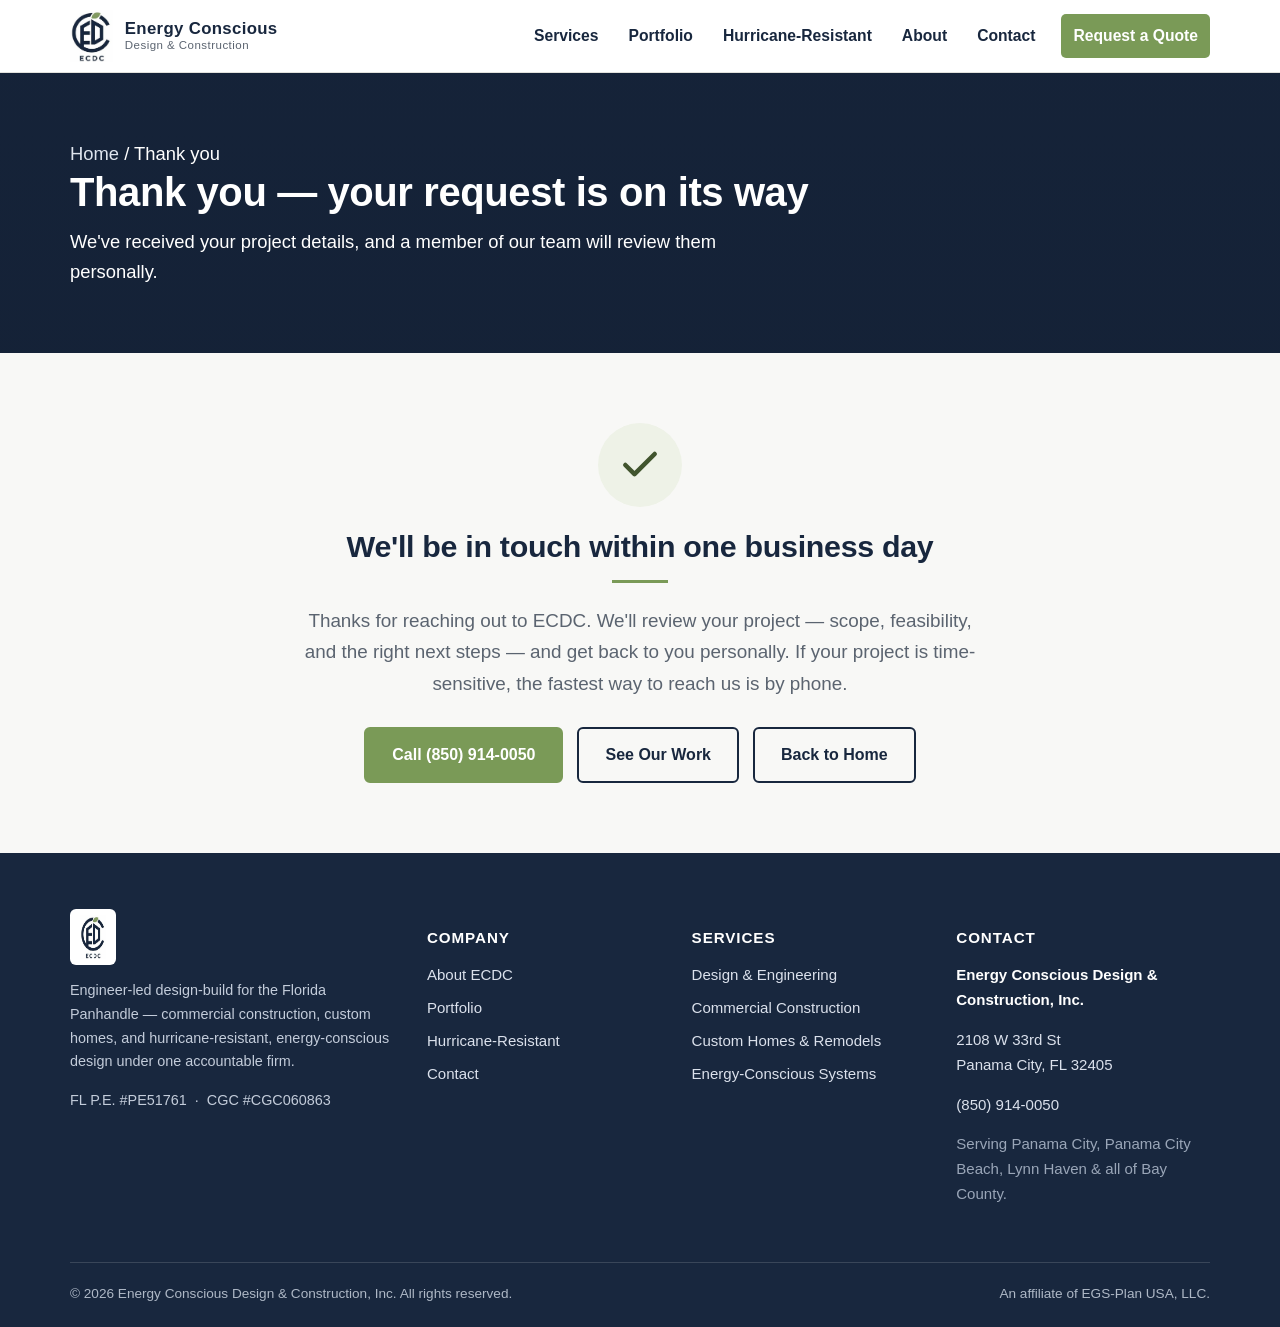
<file: thank-you.html>
<!doctype html>
<html lang="en">
<head>
<meta charset="utf-8">
<meta name="viewport" content="width=device-width, initial-scale=1">
<title>Thank You — Request Received | ECDC, Panama City FL</title>
<meta name="description" content="Thank you for contacting ECDC. We've received your request and will respond within one business day.">
<meta name="robots" content="noindex, follow">
<link rel="canonical" href="https://ecdc-us.com/thank-you.html">
<meta name="theme-color" content="#18273e">
<link rel="icon" type="image/png" sizes="32x32" href="assets/img/favicon-32.png">
<link rel="apple-touch-icon" href="assets/img/favicon-180.png">
<link rel="stylesheet" href="assets/css/style.css">
</head>
<body>
<a class="skip-link" href="#main">Skip to content</a>
<header class="site-header">
  <div class="header-inner">
    <a class="brand" href="index.html" aria-label="ECDC — home">
      <img src="assets/img/logo-header.jpg" alt="ECDC — Energy Conscious Design &amp; Construction logo" width="43" height="52">
      <span class="brand-text"><b>Energy Conscious</b><span>Design &amp; Construction</span></span>
    </a>
    <button class="nav-toggle" aria-label="Open menu" aria-expanded="false" aria-controls="primary-nav">
      <svg class="icon-open" width="28" height="28" viewBox="0 0 24 24" fill="none" stroke="currentColor" stroke-width="2" aria-hidden="true"><line x1="3" y1="6" x2="21" y2="6"/><line x1="3" y1="12" x2="21" y2="12"/><line x1="3" y1="18" x2="21" y2="18"/></svg><svg class="icon-close" width="28" height="28" viewBox="0 0 24 24" fill="none" stroke="currentColor" stroke-width="2" aria-hidden="true"><line x1="6" y1="6" x2="18" y2="18"/><line x1="18" y1="6" x2="6" y2="18"/></svg>
    </button>
    <nav class="main-nav" id="primary-nav" aria-label="Primary">
      <ul>
        <li><a href="services.html">Services</a></li>
        <li><a href="portfolio.html">Portfolio</a></li>
        <li><a href="hurricane-resistant.html">Hurricane-Resistant</a></li>
        <li><a href="about.html">About</a></li>
        <li><a href="contact.html">Contact</a></li>
        <li class="nav-cta"><a href="contact.html">Request a Quote</a></li>
      </ul>
    </nav>
  </div>
</header>
<div class="nav-backdrop"></div>

<main id="main">
  <section class="page-banner">
    <div class="container">
      <p class="breadcrumb"><a href="index.html">Home</a> / Thank you</p>
      <h1>Thank you — your request is on its way</h1>
      <p>We've received your project details, and a member of our team will review them personally.</p>
    </div>
  </section>

  <section class="section">
    <div class="container center" style="max-width:720px">
      <div style="width:84px;height:84px;border-radius:50%;background:#eef2e7;display:flex;align-items:center;justify-content:center;margin:0 auto 22px">
        <svg width="44" height="44" viewBox="0 0 24 24" fill="none" stroke="#41552e" stroke-width="2.5" stroke-linecap="round" stroke-linejoin="round" aria-hidden="true"><path d="M20 6 9 17l-5-5"/></svg>
      </div>
      <h2>We'll be in touch within one business day</h2>
      <hr class="accent-rule" style="margin-left:auto;margin-right:auto">
      <p class="lead" style="margin:0 auto 28px">Thanks for reaching out to ECDC. We'll review your project — scope, feasibility, and the right next steps — and get back to you personally. If your project is time-sensitive, the fastest way to reach us is by phone.</p>
      <div class="btn-row" style="justify-content:center">
        <a class="btn btn-primary" href="tel:+18509140050">Call (850) 914-0050</a>
        <a class="btn btn-outline" href="portfolio.html">See Our Work</a>
        <a class="btn btn-outline" href="index.html">Back to Home</a>
      </div>
    </div>
  </section>
</main>

<footer class="site-footer">
  <div class="container">
    <div class="footer-grid">
      <div class="footer-brand">
        <img src="assets/img/logo-header.jpg" alt="ECDC logo" width="46" height="56">
        <p>Engineer-led design-build for the Florida Panhandle — commercial construction, custom homes, and hurricane-resistant, energy-conscious design under one accountable firm.</p>
        <p class="license-line">FL P.E. #PE51761 &nbsp;·&nbsp; CGC #CGC060863</p>
      </div>
      <div>
        <h4>Company</h4>
        <ul>
          <li><a href="about.html">About ECDC</a></li>
          <li><a href="portfolio.html">Portfolio</a></li>
          <li><a href="hurricane-resistant.html">Hurricane-Resistant</a></li>
          <li><a href="contact.html">Contact</a></li>
        </ul>
      </div>
      <div>
        <h4>Services</h4>
        <ul>
          <li><a href="services.html#design-engineering">Design &amp; Engineering</a></li>
          <li><a href="services.html#commercial">Commercial Construction</a></li>
          <li><a href="services.html#custom-homes">Custom Homes &amp; Remodels</a></li>
          <li><a href="services.html#energy">Energy-Conscious Systems</a></li>
        </ul>
      </div>
      <div class="footer-nap">
        <h4>Contact</h4>
        <p><b>Energy Conscious Design &amp; Construction, Inc.</b></p>
        <p>2108 W 33rd St<br>Panama City, FL 32405</p>
        <p><a href="tel:+18509140050">(850) 914-0050</a></p>
        <p style="color:#9aa6b8">Serving Panama City, Panama City Beach, Lynn Haven &amp; all of Bay County.</p>
      </div>
    </div>
    <div class="footer-bottom">
      <span>&copy; <span id="year">2026</span> Energy Conscious Design &amp; Construction, Inc. All rights reserved.</span>
      <span class="affiliate">An affiliate of EGS-Plan USA, LLC.</span>
    </div>
  </div>
</footer>

<div class="call-bar">
  <a href="tel:+18509140050"><svg width="20" height="20" viewBox="0 0 24 24" fill="currentColor" aria-hidden="true"><path d="M6.6 10.8a15.5 15.5 0 0 0 6.6 6.6l2.2-2.2c.3-.3.7-.4 1-.2 1.2.4 2.4.6 3.6.6.6 0 1 .4 1 1V20c0 .6-.4 1-1 1A17 17 0 0 1 3 4c0-.6.4-1 1-1h3.5c.6 0 1 .4 1 1 0 1.3.2 2.5.6 3.6.1.4 0 .8-.2 1l-2.3 2.2z"/></svg>Call (850) 914-0050</a>
</div>

<script src="assets/js/main.js"></script>
</body>
</html>
</file>
<file: assets/css/style.css>
/* ECDC — Energy Conscious Design & Construction
   Brand tokens sampled from logo: navy #18273e, leaf green #7a9a57 */
:root{
  --navy:#18273e;
  --navy-2:#223a5e;
  --navy-3:#2c4a73;
  --green:#7a9a57;
  --green-dark:#566b3c;
  --green-deep:#41552e;
  --bg:#f8f8f6;
  --surface:#ffffff;
  --charcoal:#22252a;
  --muted:#5b6470;
  --line:#e2e2dd;
  --shadow:0 6px 24px rgba(24,39,62,.10);
  --shadow-lg:0 14px 40px rgba(24,39,62,.16);
  --radius:6px;
  --maxw:1180px;
  --sans:"Segoe UI",Roboto,"Helvetica Neue",Arial,sans-serif;
}
*{box-sizing:border-box}
html{scroll-behavior:smooth;overflow-x:hidden}
body{
  margin:0;font-family:var(--sans);color:var(--charcoal);background:var(--bg);
  line-height:1.65;font-size:17px;-webkit-font-smoothing:antialiased;
}
img{max-width:100%;height:auto;display:block}
a{color:var(--green-dark);text-decoration:none}
a:hover{color:var(--green-deep);text-decoration:underline}
h1,h2,h3,h4{font-family:var(--sans);color:var(--navy);line-height:1.18;font-weight:700;letter-spacing:-.01em}
h1{font-size:2.5rem;margin:.2em 0 .4em}
h2{font-size:1.9rem;margin:0 0 .5em}
h3{font-size:1.25rem;margin:0 0 .4em}
p{margin:0 0 1em}
.container{max-width:var(--maxw);margin:0 auto;padding:0 20px}
.section{padding:70px 0}
.section--tight{padding:48px 0}
.center{text-align:center}
.lead{font-size:1.18rem;color:var(--muted);max-width:760px}
.eyebrow{display:inline-block;font-size:.82rem;font-weight:800;letter-spacing:.12em;
  text-transform:uppercase;color:var(--navy);margin-bottom:.5em}
.accent-rule{width:56px;height:3px;background:var(--green);border:0;margin:0 0 22px}
.center .accent-rule{margin-left:auto;margin-right:auto}
.muted{color:var(--muted)}

/* Skip link */
.skip-link{position:absolute;left:-999px;top:0;background:var(--navy);color:#fff;padding:10px 16px;z-index:1000}
.skip-link:focus{left:8px;top:8px}

/* Buttons */
.btn{display:inline-block;font-weight:600;font-size:1rem;padding:13px 26px;border-radius:var(--radius);
  border:2px solid transparent;cursor:pointer;transition:all .18s ease;text-align:center}
.btn:hover{text-decoration:none}
.btn-primary{background:var(--green);color:#fff;border-color:var(--green)}
.btn-primary:hover{background:var(--green-deep);border-color:var(--green-deep);color:#fff}
.btn-navy{background:var(--navy);color:#fff;border-color:var(--navy)}
.btn-navy:hover{background:var(--navy-2);border-color:var(--navy-2);color:#fff}
.btn-ghost{background:transparent;color:#fff;border-color:rgba(255,255,255,.7)}
.btn-ghost:hover{background:#fff;color:var(--navy)}
.btn-outline{background:transparent;color:var(--navy);border-color:var(--navy)}
.btn-outline:hover{background:var(--navy);color:#fff}
.btn-row{display:flex;gap:14px;flex-wrap:wrap}

/* Header */
.site-header{position:sticky;top:0;z-index:100;background:#fff;
  border-bottom:1px solid var(--line)}
.header-inner{display:flex;align-items:center;justify-content:space-between;
  max-width:var(--maxw);margin:0 auto;padding:10px 20px}
.brand{display:flex;align-items:center;gap:12px;text-decoration:none}
.brand img{height:52px;width:auto}
.brand:hover{text-decoration:none}
.brand-text{display:flex;flex-direction:column;line-height:1.1}
.brand-text b{color:var(--navy);font-size:1.05rem;letter-spacing:.02em}
.brand-text span{color:var(--muted);font-size:.72rem;letter-spacing:.04em}
.main-nav ul{display:flex;gap:6px;list-style:none;margin:0;padding:0;align-items:center}
.main-nav a{color:var(--navy);font-weight:600;font-size:.98rem;padding:9px 12px;border-radius:5px;
  display:block;position:relative}
.main-nav a:hover{color:var(--green-deep);background:#f0f2ec;text-decoration:none}
.main-nav a[aria-current="page"]{color:var(--green-deep)}
.main-nav a[aria-current="page"]::after{content:"";position:absolute;left:12px;right:12px;bottom:3px;height:2px;background:var(--green)}
.nav-cta{margin-left:8px}
.nav-cta a{background:var(--green);color:#fff!important}
.nav-cta a:hover{background:var(--green-deep)!important}
.nav-toggle{display:none;background:none;border:0;cursor:pointer;padding:8px;color:var(--navy);position:relative;z-index:110}
.nav-toggle svg{display:block}
.nav-toggle .icon-close{display:none}
.nav-toggle[aria-expanded="true"] .icon-open{display:none}
.nav-toggle[aria-expanded="true"] .icon-close{display:block}

/* Hero */
.hero{position:relative;color:#fff;background:var(--navy)}
.hero-media{position:absolute;inset:0;overflow:hidden}
.hero-media img{width:100%;height:100%;object-fit:cover}
.hero-media::after{content:"";position:absolute;inset:0;
  background:linear-gradient(105deg,rgba(24,39,62,.92) 0%,rgba(24,39,62,.78) 42%,rgba(24,39,62,.42) 100%)}
.hero-inner{position:relative;max-width:var(--maxw);margin:0 auto;padding:96px 20px 104px}
.hero-inner .hero-copy{max-width:640px}
.hero h1{color:#fff;font-size:3rem;margin-bottom:.3em}
.hero p{font-size:1.25rem;color:#e7ecf3;margin-bottom:1.6em}
.hero .btn-row{margin-top:8px}

/* Page banner (interior pages) */
.page-banner{position:relative;background:var(--navy);color:#fff;overflow:hidden}
.page-banner .pb-media{position:absolute;inset:0;z-index:0}
.page-banner .pb-media img{width:100%;height:100%;object-fit:cover;opacity:.28}
.page-banner::after{content:"";position:absolute;inset:0;z-index:1;background:linear-gradient(180deg,rgba(20,33,54,.72),rgba(20,33,54,.86))}
.page-banner .container{position:relative;z-index:2;padding:66px 20px}
.page-banner h1{color:#fff;margin:0 0 .25em}
.page-banner p{color:#fff;font-size:1.15rem;max-width:720px;margin:0}
.breadcrumb{font-size:.85rem;color:#ccd5e2;margin-bottom:14px}
.breadcrumb a{color:#dfe5ee}

/* Trust strip */
.trust-strip{background:var(--navy);color:#eef1f6}
.trust-strip .container{display:flex;flex-wrap:wrap;justify-content:center;gap:10px 34px;padding:20px 20px;text-align:center}
.trust-strip .ts-item{display:flex;align-items:center;gap:9px;font-weight:600;font-size:.98rem}
.trust-strip .ts-item svg{flex:none;color:var(--green)}

/* Grid helpers */
.grid{display:grid;gap:26px}
.grid-2{grid-template-columns:repeat(2,1fr)}
.grid-3{grid-template-columns:repeat(3,1fr)}
.grid-4{grid-template-columns:repeat(4,1fr)}

/* Cards */
.card{background:var(--surface);border:1px solid var(--line);border-radius:var(--radius);
  padding:28px;box-shadow:var(--shadow);transition:transform .18s ease,box-shadow .18s ease}
.card:hover{transform:translateY(-3px);box-shadow:var(--shadow-lg)}
.card .icon{width:46px;height:46px;color:var(--green-dark);margin-bottom:14px}
.card h3{margin-bottom:.3em}
.card p{color:var(--muted);margin-bottom:0}

/* Feature/media cards with image */
.mcard{background:var(--surface);border:1px solid var(--line);border-radius:var(--radius);
  overflow:hidden;box-shadow:var(--shadow);display:flex;flex-direction:column;transition:transform .18s,box-shadow .18s}
.mcard:hover{transform:translateY(-3px);box-shadow:var(--shadow-lg)}
.mcard a.mcard-img{display:block;aspect-ratio:3/2;overflow:hidden}
.mcard-img img{width:100%;height:100%;object-fit:cover;transition:transform .4s ease}
.mcard:hover .mcard-img img{transform:scale(1.05)}
.mcard-body{padding:22px 22px 24px}
.mcard-body h3{margin-bottom:.35em}
.mcard-body p{color:var(--muted);font-size:.98rem;margin-bottom:.8em}
.tag{display:inline-block;font-size:.72rem;font-weight:700;letter-spacing:.08em;text-transform:uppercase;
  color:var(--green-deep);background:#eef2e7;padding:4px 10px;border-radius:20px;margin-bottom:12px}
.arrow-link{font-weight:700;color:var(--green-dark)}
.arrow-link::after{content:" \2192";transition:margin .15s}
.arrow-link:hover::after{margin-left:4px}

/* Service tiles */
.tile{background:var(--surface);border:1px solid var(--line);border-left:3px solid var(--green);
  border-radius:var(--radius);padding:24px;box-shadow:var(--shadow);height:100%}
.tile h3{margin-bottom:.3em}
.tile p{color:var(--muted);font-size:.96rem;margin-bottom:.7em}

/* Split rows (services page) */
.split{display:grid;grid-template-columns:1fr 1fr;gap:44px;align-items:center;padding:22px 0}
.split img{border-radius:var(--radius);box-shadow:var(--shadow);width:100%}
.split.reverse .split-media{order:2}
.section-alt{background:#fff;border-top:1px solid var(--line);border-bottom:1px solid var(--line)}
.check-list{list-style:none;padding:0;margin:0 0 1.2em}
.check-list li{position:relative;padding-left:30px;margin-bottom:9px;color:#333}
.check-list li::before{content:"";position:absolute;left:0;top:7px;width:16px;height:16px;
  background:var(--green);border-radius:3px;
  -webkit-mask:url("data:image/svg+xml,%3Csvg xmlns='http://www.w3.org/2000/svg' viewBox='0 0 24 24'%3E%3Cpath fill='white' d='M9 16.17L4.83 12l-1.42 1.41L9 19 21 7l-1.41-1.41z'/%3E%3C/svg%3E") center/contain no-repeat;
  mask:url("data:image/svg+xml,%3Csvg xmlns='http://www.w3.org/2000/svg' viewBox='0 0 24 24'%3E%3Cpath fill='white' d='M9 16.17L4.83 12l-1.42 1.41L9 19 21 7l-1.41-1.41z'/%3E%3C/svg%3E") center/contain no-repeat}

/* Bands */
.band-navy{background:var(--navy);color:#eef1f6;position:relative;overflow:hidden}
.band-navy h2{color:#fff}
.band-navy p{color:#eaeff6}
.band-green{background:linear-gradient(115deg,var(--green-deep),var(--green-dark));color:#fff}
.band-green h2{color:#fff}
.band-green p{color:#f2f6ec}
.band-green .btn-navy{background:var(--navy)}
.cta-band{display:flex;align-items:center;justify-content:space-between;gap:28px;flex-wrap:wrap}
.cta-band .cta-text{max-width:640px}

/* Stats row */
.stat-row{display:grid;grid-template-columns:repeat(4,1fr);gap:24px;text-align:center}
.stat b{display:block;font-size:2.2rem;color:var(--navy);line-height:1}
.band-navy .stat b{color:#fff}
.stat span{color:var(--muted);font-size:.92rem}
.band-navy .stat span{color:#d6dde8}

/* Testimonials */
.quote{background:var(--surface);border:1px solid var(--line);border-radius:var(--radius);padding:26px;box-shadow:var(--shadow)}
.quote p{font-style:italic;color:#333}
.quote .who{font-style:normal;font-weight:700;color:var(--navy);margin-top:12px;font-size:.95rem}
.quote .who span{display:block;font-weight:500;color:var(--muted);font-size:.85rem}
.stars{color:var(--green);letter-spacing:2px;margin-bottom:8px}

/* Portfolio */
.filters{display:flex;flex-wrap:wrap;gap:10px;justify-content:center;margin:6px 0 32px}
.filter-btn{background:#fff;border:1px solid var(--line);color:var(--navy);font-weight:600;
  padding:9px 18px;border-radius:30px;cursor:pointer;font-size:.94rem;transition:all .15s}
.filter-btn:hover{border-color:var(--green)}
.filter-btn.active{background:var(--navy);color:#fff;border-color:var(--navy)}
.gallery{display:grid;grid-template-columns:repeat(3,1fr);gap:16px}
.gallery-item{margin:0;position:relative;border-radius:var(--radius);overflow:hidden;cursor:pointer;
  background:var(--navy);aspect-ratio:3/2}
.gallery-item img{width:100%;height:100%;object-fit:cover;transition:transform .35s,opacity .2s}
.gallery-item:hover img{transform:scale(1.06);opacity:.9}
.gallery-item figcaption{position:absolute;left:0;right:0;bottom:0;padding:20px 14px 12px;color:#fff;
  font-size:.9rem;font-weight:600;background:linear-gradient(transparent,rgba(24,39,62,.85))}
.gallery-item .cat-tag{position:absolute;top:10px;left:10px;font-size:.66rem;font-weight:700;
  letter-spacing:.06em;text-transform:uppercase;background:rgba(255,255,255,.92);color:var(--green-deep);
  padding:3px 8px;border-radius:20px}
.is-hidden{display:none!important}

/* Lightbox */
.lightbox{position:fixed;inset:0;background:rgba(16,24,38,.94);z-index:2000;display:none;
  align-items:center;justify-content:center;padding:30px}
.lightbox.open{display:flex}
.lightbox img{max-width:92vw;max-height:82vh;border-radius:4px;box-shadow:0 10px 50px rgba(0,0,0,.5)}
.lightbox .lb-caption{position:absolute;bottom:22px;left:0;right:0;text-align:center;color:#e7ecf3;font-size:.95rem;padding:0 20px}
.lb-btn{position:absolute;background:rgba(255,255,255,.12);border:1px solid rgba(255,255,255,.3);
  color:#fff;width:52px;height:52px;border-radius:50%;font-size:1.5rem;cursor:pointer;line-height:1;
  display:flex;align-items:center;justify-content:center}
.lb-btn:hover{background:rgba(255,255,255,.25)}
.lb-close{top:22px;right:22px;width:46px;height:46px}
.lb-prev{left:22px;top:50%;transform:translateY(-50%)}
.lb-next{right:22px;top:50%;transform:translateY(-50%)}

/* Case study */
.case-layout{display:grid;grid-template-columns:1fr 320px;gap:44px;align-items:start}
.facts{background:var(--surface);border:1px solid var(--line);border-radius:var(--radius);
  padding:24px;box-shadow:var(--shadow);position:sticky;top:90px}
.facts h3{font-size:1.05rem;border-bottom:2px solid var(--green);padding-bottom:10px;margin-bottom:14px}
.facts dl{margin:0}
.facts dt{font-size:.72rem;letter-spacing:.08em;text-transform:uppercase;color:var(--muted);font-weight:700;margin-top:14px}
.facts dt:first-child{margin-top:0}
.facts dd{margin:2px 0 0;font-weight:600;color:var(--navy)}
.engineer-note{background:#eef2e7;border-left:4px solid var(--green);border-radius:0 var(--radius) var(--radius) 0;
  padding:22px 24px;margin:26px 0}
.engineer-note h4{color:var(--green-deep);margin:0 0 .4em;font-size:1.05rem;display:flex;align-items:center;gap:8px}
.engineer-note p{margin-bottom:0;color:#3a4130}
.prose h2{margin-top:1.4em}
.prose h2:first-child{margin-top:0}

/* FAQ accordion */
.accordion{max-width:820px;margin:0 auto}
.acc-item{border:1px solid var(--line);border-radius:var(--radius);margin-bottom:12px;background:#fff;overflow:hidden}
.acc-trigger{width:100%;text-align:left;background:none;border:0;padding:20px 22px;font-size:1.08rem;
  font-weight:700;color:var(--navy);cursor:pointer;display:flex;justify-content:space-between;align-items:center;gap:16px}
.acc-trigger:hover{color:var(--green-deep)}
.acc-trigger .plus{flex:none;width:22px;height:22px;position:relative;transition:transform .2s}
.acc-trigger .plus::before,.acc-trigger .plus::after{content:"";position:absolute;background:var(--green);
  top:50%;left:50%;transform:translate(-50%,-50%)}
.acc-trigger .plus::before{width:14px;height:2px}
.acc-trigger .plus::after{width:2px;height:14px;transition:transform .2s}
.acc-trigger[aria-expanded="true"] .plus::after{transform:translate(-50%,-50%) scaleY(0)}
.acc-panel{padding:0 22px;max-height:0;overflow:hidden;transition:max-height .28s ease,padding .28s ease}
.acc-panel p{margin:0 0 18px;color:var(--muted)}
.acc-item.open .acc-panel{padding:0 22px 4px}

/* Contact form */
.form-wrap{background:var(--surface);border:1px solid var(--line);border-radius:var(--radius);
  padding:32px;box-shadow:var(--shadow)}
.field{margin-bottom:18px}
.field label{display:block;font-weight:600;color:var(--navy);margin-bottom:6px;font-size:.94rem}
.field .req{color:#b23b3b}
.field input,.field select,.field textarea{width:100%;padding:12px 14px;border:1px solid #cfd3cf;
  border-radius:5px;font-family:inherit;font-size:1rem;color:var(--charcoal);background:#fff}
.field input:focus,.field select:focus,.field textarea:focus{outline:none;border-color:var(--green);
  box-shadow:0 0 0 3px rgba(122,154,87,.22)}
.field textarea{min-height:130px;resize:vertical}
.field .err{color:#b23b3b;font-size:.85rem;margin-top:5px;display:none}
.field.invalid input,.field.invalid select,.field.invalid textarea{border-color:#b23b3b}
.field.invalid .err{display:block}
.form-grid{display:grid;grid-template-columns:1fr 1fr;gap:0 20px}
.form-note{font-size:.85rem;color:var(--muted);margin-top:6px}
.form-status{padding:14px 16px;border-radius:5px;margin-bottom:18px;font-weight:600;display:none}
.form-status.show{display:block}
.form-status.ok{background:#e7f1e0;color:#3a5a26;border:1px solid #b9d3a6}
.form-status.bad{background:#fbe6e6;color:#8f2b2b;border:1px solid #e5b3b3}

/* Contact info blocks */
.info-card{background:#fff;border:1px solid var(--line);border-radius:var(--radius);padding:24px;box-shadow:var(--shadow);margin-bottom:20px}
.info-card h3{font-size:1.1rem;margin-bottom:.5em}
.info-row{display:flex;gap:12px;margin-bottom:12px;align-items:flex-start}
.info-row svg{flex:none;color:var(--green-dark);margin-top:3px}
.info-row b{color:var(--navy);display:block}
.map-embed{border:0;width:100%;height:340px;border-radius:var(--radius);box-shadow:var(--shadow)}

/* About / service area */
.area-box{background:var(--navy);color:#eef1f6;border-radius:var(--radius);padding:32px;box-shadow:var(--shadow)}
.area-box h3{color:#fff}
.area-grid{display:grid;grid-template-columns:repeat(3,1fr);gap:10px 20px;margin-top:14px}
.area-grid span{display:flex;align-items:center;gap:8px;font-weight:600;font-size:.96rem}
.area-grid span::before{content:"";width:8px;height:8px;background:var(--green);border-radius:50%;flex:none}
.headshot{background:linear-gradient(135deg,var(--navy),var(--navy-2));border-radius:var(--radius);
  aspect-ratio:4/5;display:flex;align-items:center;justify-content:center;color:#8fa0bb;text-align:center;
  padding:20px;font-size:.9rem;border:1px dashed rgba(255,255,255,.25)}
.credentials{display:flex;gap:10px;flex-wrap:wrap;margin:6px 0 18px}
.credentials .cred{background:#eef2e7;color:var(--green-deep);font-weight:700;font-size:.8rem;
  padding:6px 12px;border-radius:20px;letter-spacing:.03em}

/* Footer */
.site-footer{background:var(--navy);color:#dbe1ec;padding:56px 0 22px;font-size:.94rem}
.footer-grid{display:grid;grid-template-columns:1.4fr 1fr 1fr 1.1fr;gap:34px}
.site-footer h4{color:#fff;font-size:.95rem;letter-spacing:.06em;text-transform:uppercase;margin-bottom:16px}
.site-footer a{color:#dbe1ec}
.site-footer a:hover{color:#fff}
.site-footer ul{list-style:none;padding:0;margin:0}
.site-footer li{margin-bottom:8px}
.footer-brand img{height:56px;margin-bottom:14px;background:#fff;padding:6px 10px;border-radius:6px}
.footer-brand p{color:#c3ccda;font-size:.9rem}
.footer-nap b{color:#fff}
.license-line{font-size:.82rem;color:#bcc5d3;margin-top:14px}
.footer-bottom{border-top:1px solid rgba(255,255,255,.14);margin-top:40px;padding-top:20px;
  display:flex;justify-content:space-between;gap:14px;flex-wrap:wrap;color:#aeb8c6;font-size:.85rem}
.affiliate{color:#aeb8c6}

/* Sticky mobile call bar */
.call-bar{display:none;position:fixed;bottom:0;left:0;right:0;z-index:200;
  background:var(--green);box-shadow:0 -4px 16px rgba(0,0,0,.2)}
.call-bar a{display:flex;align-items:center;justify-content:center;gap:10px;color:#fff;font-weight:700;
  padding:14px;font-size:1.06rem}
.call-bar a:hover{text-decoration:none;background:var(--green-deep)}

/* Responsive */
@media(max-width:960px){
  .footer-grid{grid-template-columns:1fr 1fr}
  .case-layout{grid-template-columns:1fr}
  .facts{position:static}
  .stat-row{grid-template-columns:repeat(2,1fr);gap:28px}
}
@media(max-width:820px){
  body{font-size:16px}
  h1{font-size:2rem}.hero h1{font-size:2.15rem}h2{font-size:1.6rem}
  .nav-toggle{display:block}
  .main-nav{position:fixed;inset:0 0 0 auto;width:min(80vw,320px);background:#fff;z-index:105;
    transform:translateX(100%);transition:transform .25s ease;padding:80px 20px 30px;
    box-shadow:-8px 0 30px rgba(0,0,0,.15);overflow-y:auto;
    visibility:hidden;transition:transform .25s ease,visibility 0s linear .25s}
  .main-nav.open{transform:translateX(0);visibility:visible;transition:transform .25s ease}
  body.nav-open{overflow:hidden}
  .main-nav ul{flex-direction:column;align-items:stretch;gap:2px}
  .main-nav a{padding:13px 14px;font-size:1.05rem;border-bottom:1px solid var(--line)}
  .main-nav a[aria-current="page"]::after{display:none}
  .nav-cta{margin:14px 0 0}
  .nav-cta a{text-align:center}
  .nav-backdrop{display:none;position:fixed;inset:0;background:rgba(16,24,38,.5);z-index:99}
  .nav-backdrop.open{display:block}
  .grid-2,.grid-3,.grid-4{grid-template-columns:1fr}
  .split,.split.reverse{grid-template-columns:1fr;gap:22px}
  .split.reverse .split-media{order:0}
  .gallery{grid-template-columns:repeat(2,1fr)}
  .section{padding:48px 0}
  .hero-inner{padding:66px 20px 76px}
  .cta-band{flex-direction:column;align-items:flex-start}
  .call-bar{display:block}
  body{padding-bottom:52px}
  .site-header{padding-bottom:0}
}
@media(max-width:520px){
  .gallery{grid-template-columns:1fr}
  .stat-row{grid-template-columns:1fr 1fr}
  .footer-grid{grid-template-columns:1fr}
  .brand-text span{display:none}
  .hero h1{font-size:1.95rem}
}
/* Focus visibility */
a:focus-visible,button:focus-visible,input:focus-visible,select:focus-visible,textarea:focus-visible,.filter-btn:focus-visible{
  outline:3px solid var(--green);outline-offset:2px}
@media print{.call-bar,.nav-toggle,.hero-media::after{display:none}}
</file>
